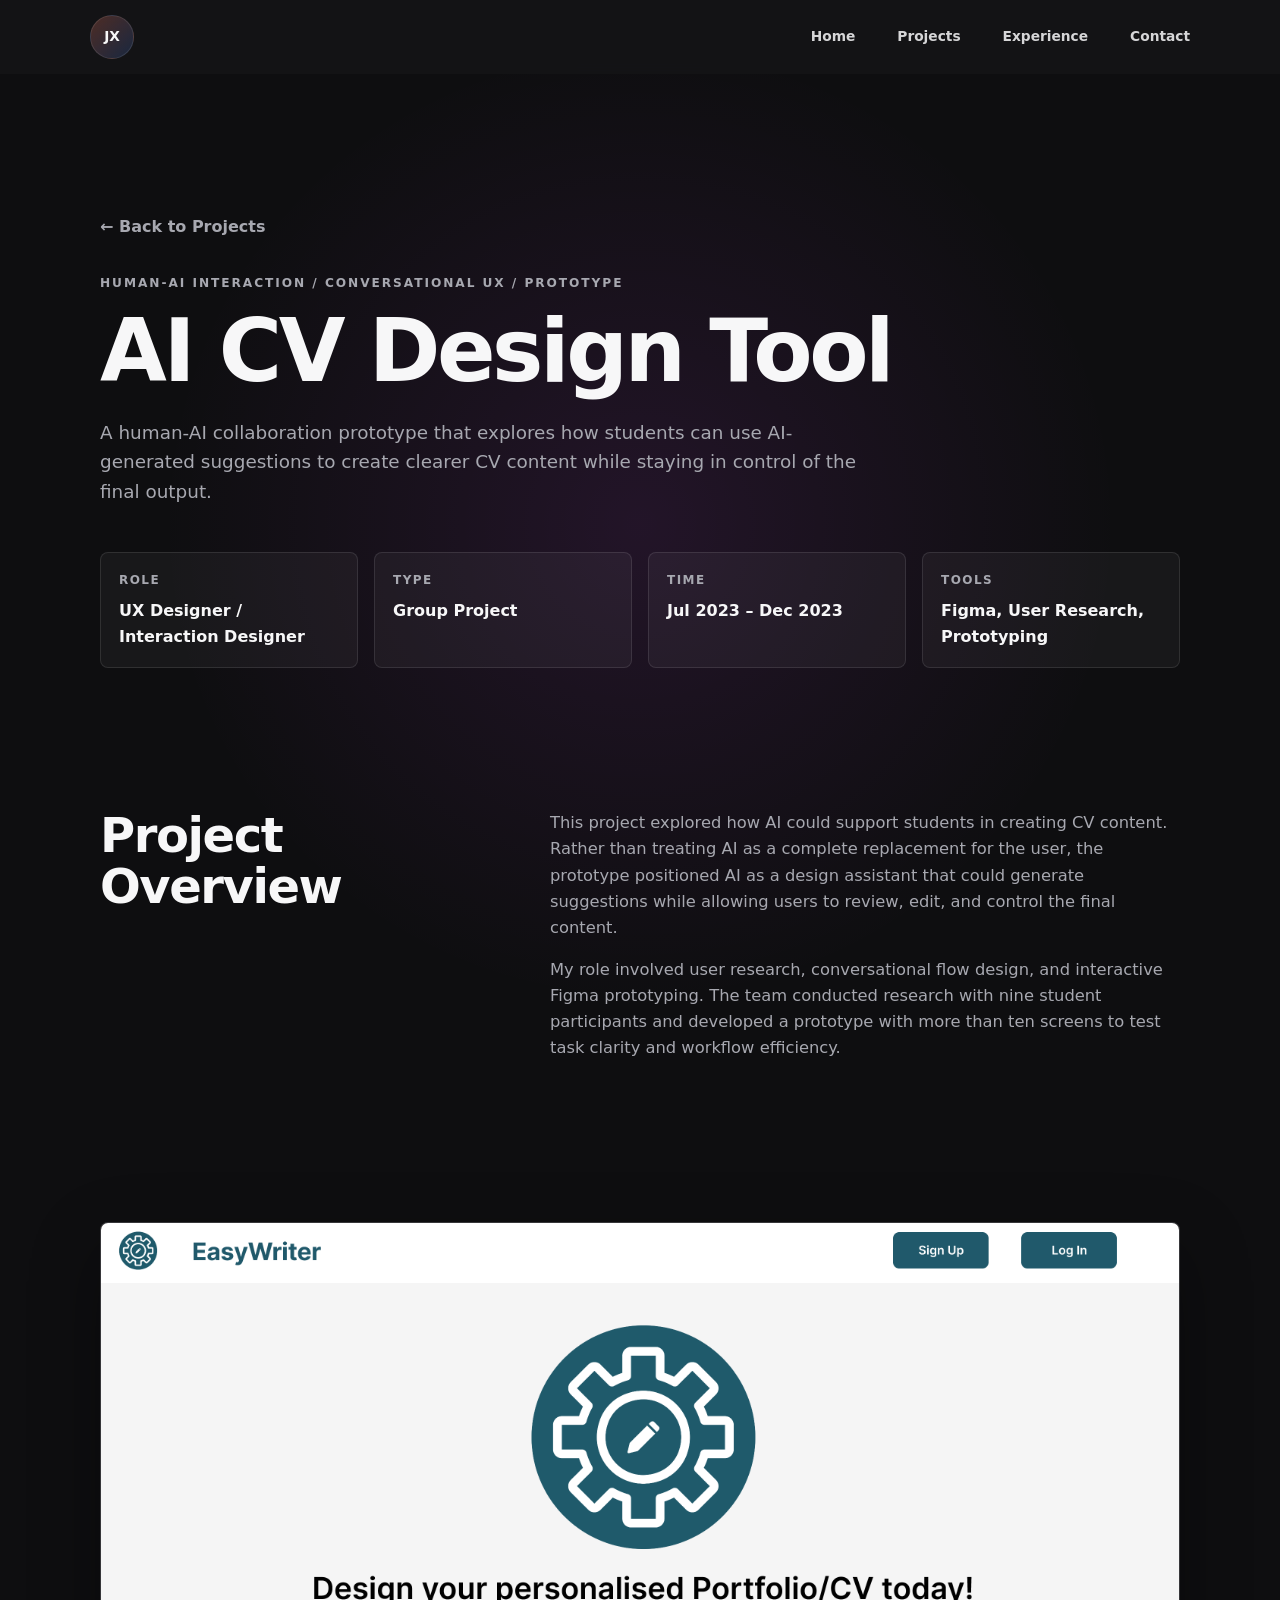
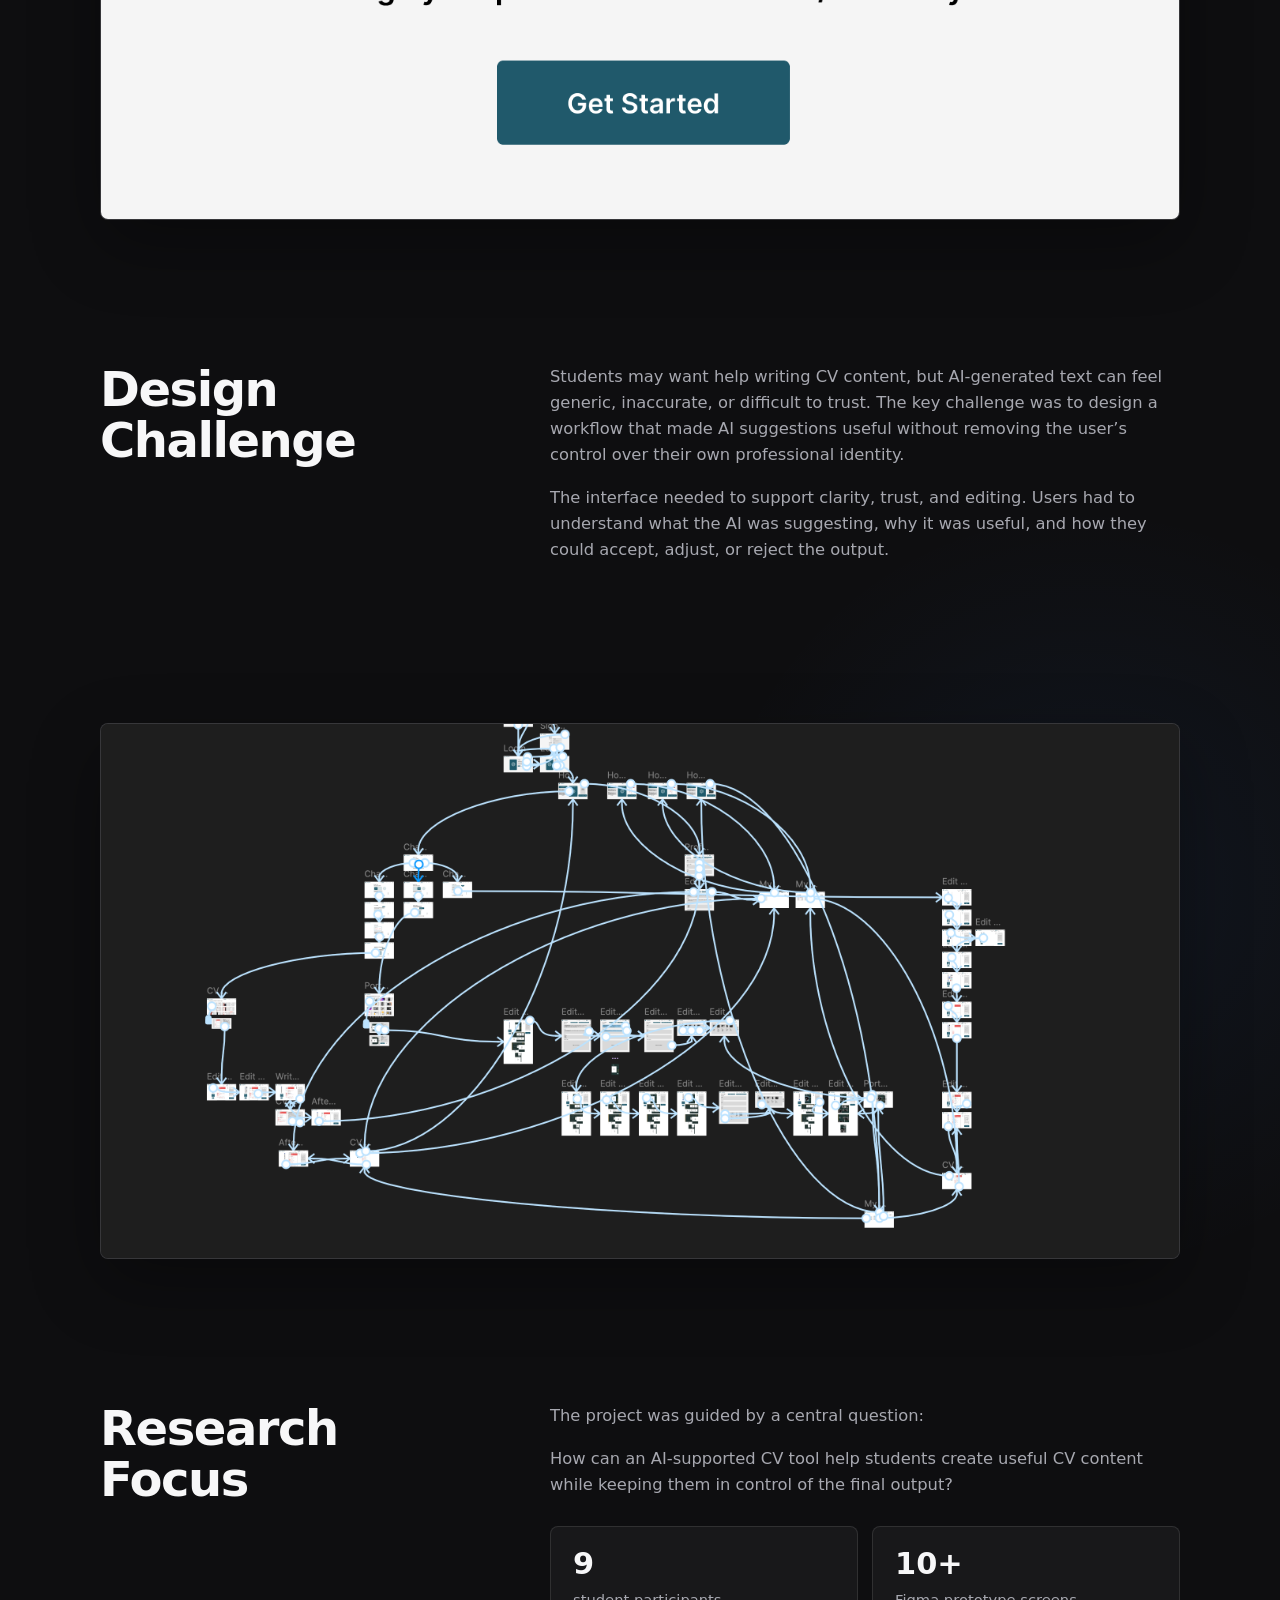
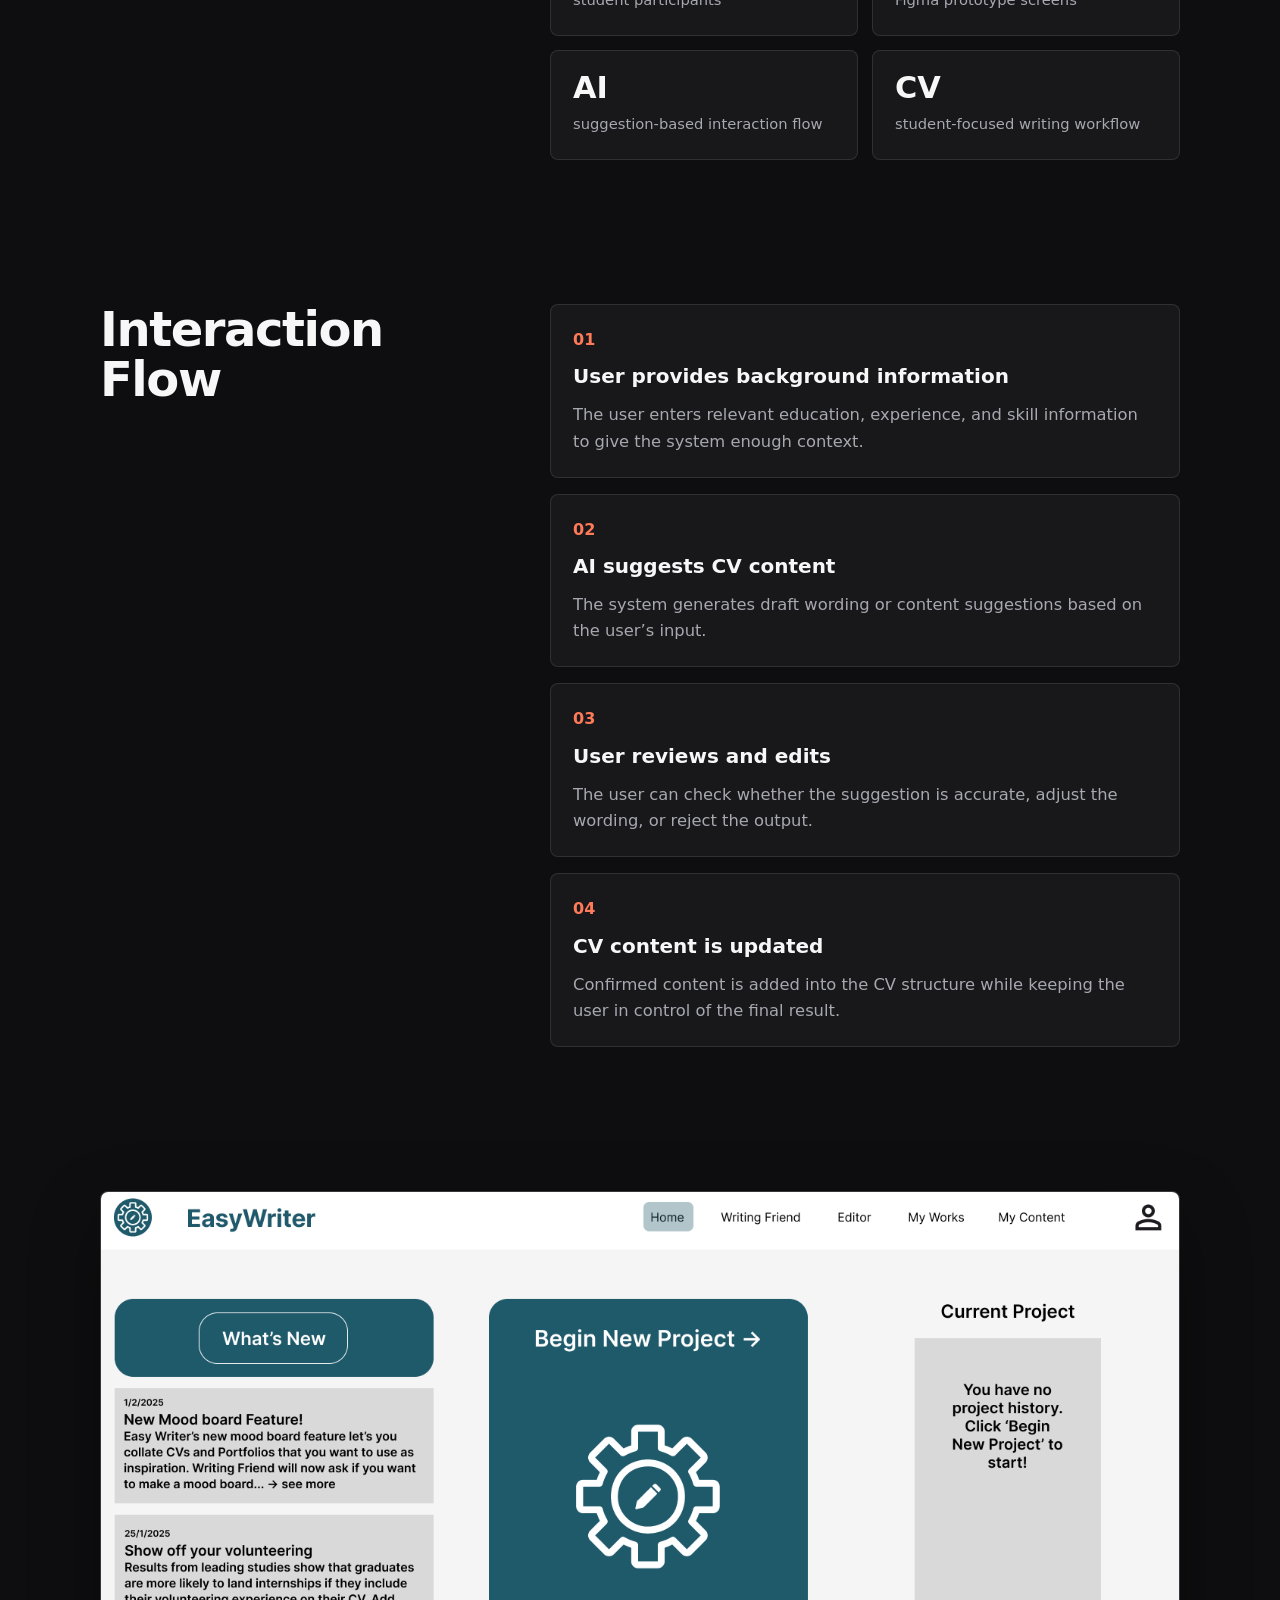
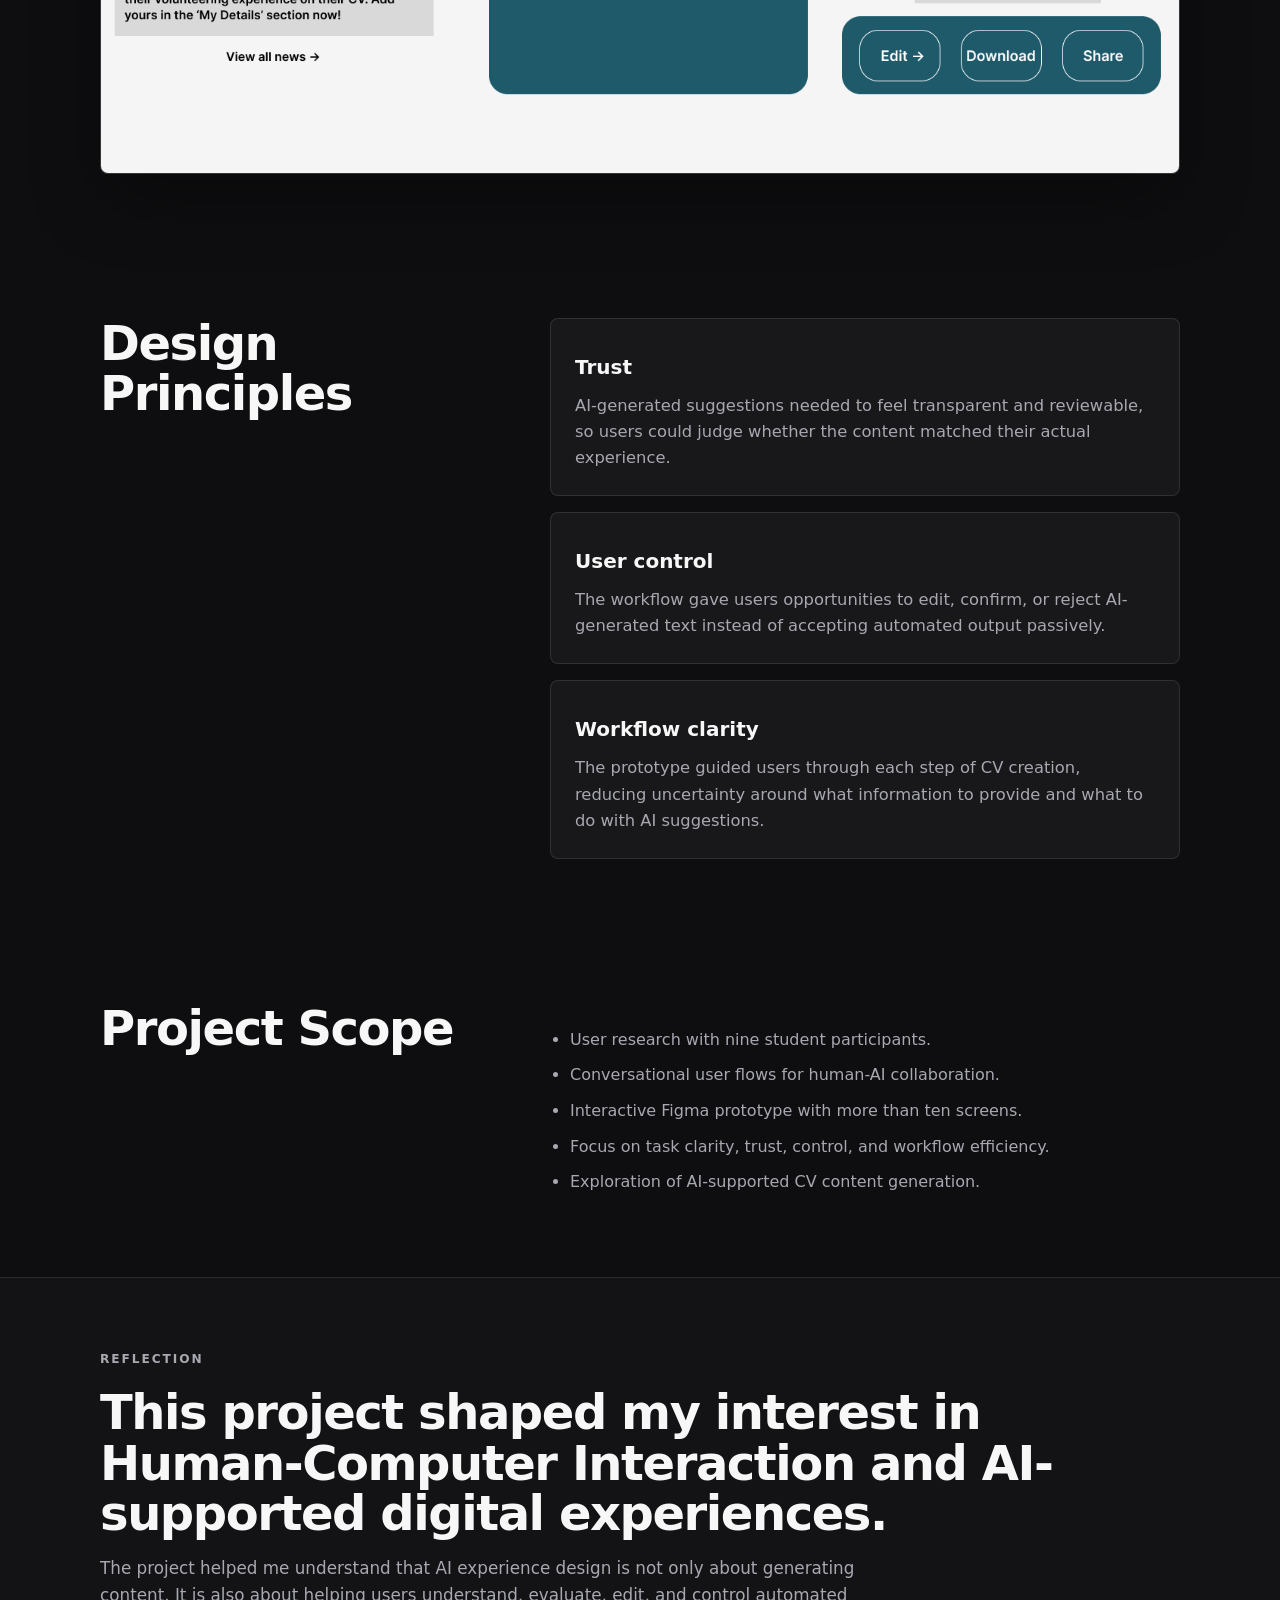
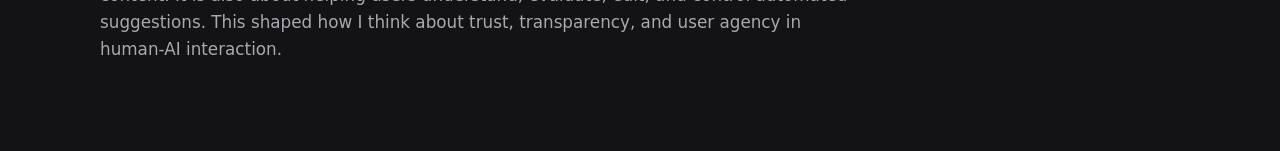
<file: project-ai-cv.html>
<!DOCTYPE html>
<html lang="en">
  <head>
    <meta charset="UTF-8" />
    <meta name="viewport" content="width=device-width, initial-scale=1.0" />
    <title>AI CV Design Tool | Jesse Xiao</title>
    <link rel="stylesheet" href="css/style.css" />
  </head>

  <body>
    <header class="site-header" id="site-header">
      <nav class="nav-shell" aria-label="Primary navigation">
        <a class="brand" href="index.html" aria-label="Jesse Xiao home">
          <span>JX</span>
        </a>

        <div class="nav-links">
          <a href="index.html#home">Home</a>
          <a href="index.html#projects">Projects</a>
          <a href="index.html#experience">Experience</a>
          <a href="index.html#contact">Contact</a>
        </div>
      </nav>
    </header>

    <main class="case-page">
      <section class="case-hero section">
        <div class="container">
          <a class="back-link" href="index.html#projects">← Back to Projects</a>

          <p class="eyebrow">Human-AI Interaction / Conversational UX / Prototype</p>

          <h1>AI CV Design Tool</h1>

          <p class="case-intro">
            A human-AI collaboration prototype that explores how students can use
            AI-generated suggestions to create clearer CV content while staying
            in control of the final output.
          </p>

          <div class="case-meta">
            <div>
              <span>Role</span>
              <p>UX Designer / Interaction Designer</p>
            </div>
            <div>
              <span>Type</span>
              <p>Group Project</p>
            </div>
            <div>
              <span>Time</span>
              <p>Jul 2023 – Dec 2023</p>
            </div>
            <div>
              <span>Tools</span>
              <p>Figma, User Research, Prototyping</p>
            </div>
          </div>
        </div>
      </section>

      <section class="case-section">
        <div class="container case-grid">
          <div>
            <h2>Project Overview</h2>
          </div>

          <div>
            <p>
              This project explored how AI could support students in creating CV
              content. Rather than treating AI as a complete replacement for the
              user, the prototype positioned AI as a design assistant that could
              generate suggestions while allowing users to review, edit, and
              control the final content.
            </p>

            <p>
              My role involved user research, conversational flow design, and
              interactive Figma prototyping. The team conducted research with
              nine student participants and developed a prototype with more than
              ten screens to test task clarity and workflow efficiency.
            </p>
          </div>
        </div>
      </section>

      <section class="case-section">
        <div class="container">
          <div class="case-image-block">
            <img
              src="assets/images/Tools-cover.png"
              alt="AI CV Design Tool overview"
            />
          </div>
        </div>
      </section>

      <section class="case-section">
        <div class="container case-grid">
          <div>
            <h2>Design Challenge</h2>
          </div>

          <div>
            <p>
              Students may want help writing CV content, but AI-generated text can
              feel generic, inaccurate, or difficult to trust. The key challenge
              was to design a workflow that made AI suggestions useful without
              removing the user’s control over their own professional identity.
            </p>

            <p>
              The interface needed to support clarity, trust, and editing. Users
              had to understand what the AI was suggesting, why it was useful, and
              how they could accept, adjust, or reject the output.
            </p>
          </div>
        </div>
      </section>

      <section class="case-section">
        <div class="container">
          <div class="case-image-block">
            <img
              src="assets/images/Tools-1.png"
              alt="AI CV Design Tool user flow and prototype screens"
            />
          </div>
        </div>
      </section>

      <section class="case-section">
        <div class="container case-grid">
          <div>
            <h2>Research Focus</h2>
          </div>

          <div>
            <p>
              The project was guided by a central question:
            </p>

            <div class="quote-card">
              <p>
                How can an AI-supported CV tool help students create useful CV
                content while keeping them in control of the final output?
              </p>
            </div>

            <div class="case-stats">
              <div>
                <strong>9</strong>
                <span>student participants</span>
              </div>
              <div>
                <strong>10+</strong>
                <span>Figma prototype screens</span>
              </div>
              <div>
                <strong>AI</strong>
                <span>suggestion-based interaction flow</span>
              </div>
              <div>
                <strong>CV</strong>
                <span>student-focused writing workflow</span>
              </div>
            </div>
          </div>
        </div>
      </section>

      <section class="case-section">
        <div class="container case-grid">
          <div>
            <h2>Interaction Flow</h2>
          </div>

          <div>
            <div class="case-list">
              <article>
                <span>01</span>
                <h3>User provides background information</h3>
                <p>
                  The user enters relevant education, experience, and skill
                  information to give the system enough context.
                </p>
              </article>

              <article>
                <span>02</span>
                <h3>AI suggests CV content</h3>
                <p>
                  The system generates draft wording or content suggestions based
                  on the user’s input.
                </p>
              </article>

              <article>
                <span>03</span>
                <h3>User reviews and edits</h3>
                <p>
                  The user can check whether the suggestion is accurate, adjust
                  the wording, or reject the output.
                </p>
              </article>

              <article>
                <span>04</span>
                <h3>CV content is updated</h3>
                <p>
                  Confirmed content is added into the CV structure while keeping
                  the user in control of the final result.
                </p>
              </article>
            </div>
          </div>
        </div>
      </section>

      <section class="case-section">
        <div class="container">
          <div class="case-image-block">
            <img
              src="assets/images/Tools-2.png"
              alt="AI CV Design Tool final prototype interface"
            />
          </div>
        </div>
      </section>

      <section class="case-section">
        <div class="container case-grid">
          <div>
            <h2>Design Principles</h2>
          </div>

          <div>
            <div class="finding-grid">
              <article>
                <h3>Trust</h3>
                <p>
                  AI-generated suggestions needed to feel transparent and
                  reviewable, so users could judge whether the content matched
                  their actual experience.
                </p>
              </article>

              <article>
                <h3>User control</h3>
                <p>
                  The workflow gave users opportunities to edit, confirm, or
                  reject AI-generated text instead of accepting automated output
                  passively.
                </p>
              </article>

              <article>
                <h3>Workflow clarity</h3>
                <p>
                  The prototype guided users through each step of CV creation,
                  reducing uncertainty around what information to provide and
                  what to do with AI suggestions.
                </p>
              </article>
            </div>
          </div>
        </div>
      </section>

      <section class="case-section">
        <div class="container case-grid">
          <div>
            <h2>Project Scope</h2>
          </div>

          <div>
            <ul class="case-bullets">
              <li>User research with nine student participants.</li>
              <li>Conversational user flows for human-AI collaboration.</li>
              <li>Interactive Figma prototype with more than ten screens.</li>
              <li>Focus on task clarity, trust, control, and workflow efficiency.</li>
              <li>Exploration of AI-supported CV content generation.</li>
            </ul>
          </div>
        </div>
      </section>

      <section class="case-section case-reflection">
        <div class="container">
          <p class="eyebrow">Reflection</p>
          <h2>
            This project shaped my interest in Human-Computer Interaction and
            AI-supported digital experiences.
          </h2>
          <p>
            The project helped me understand that AI experience design is not
            only about generating content. It is also about helping users
            understand, evaluate, edit, and control automated suggestions. This
            shaped how I think about trust, transparency, and user agency in
            human-AI interaction.
          </p>
        </div>
      </section>
    </main>

    <script src="js/script.js"></script>
  </body>
</html>
</file>
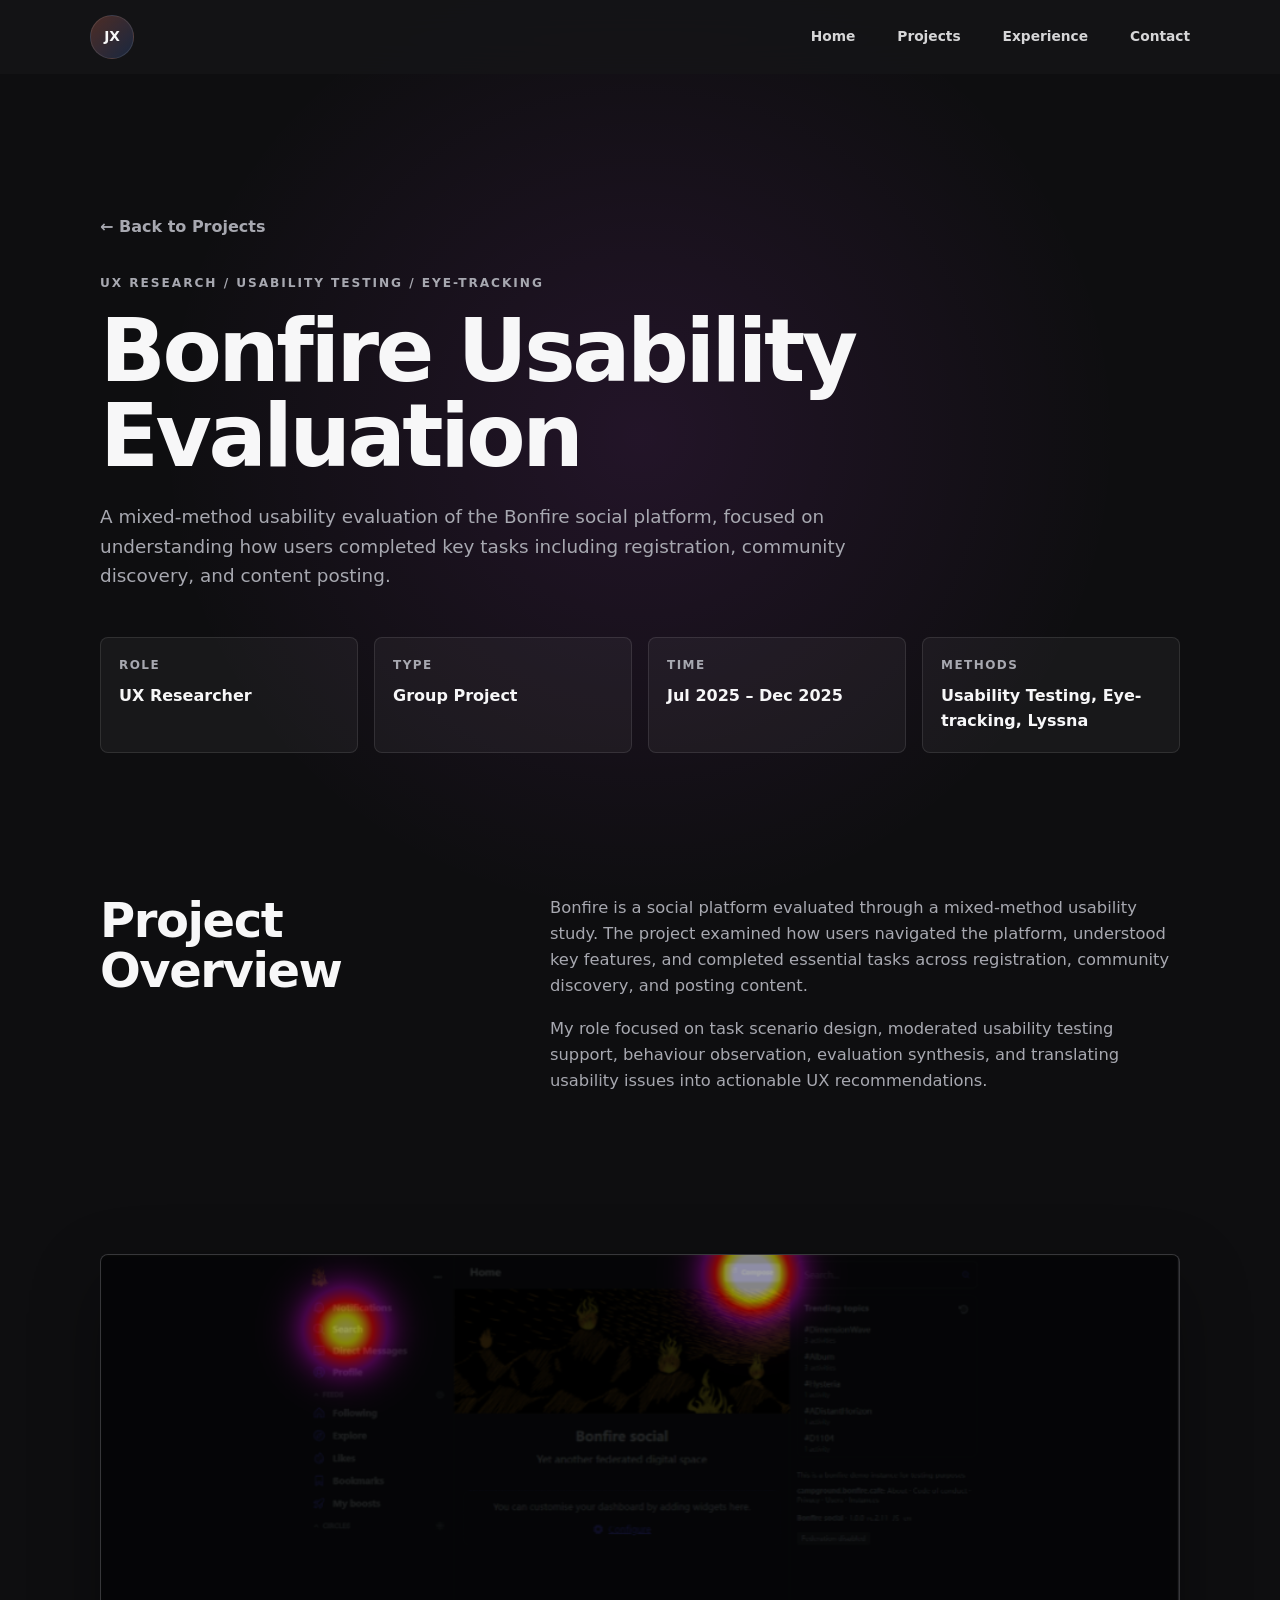
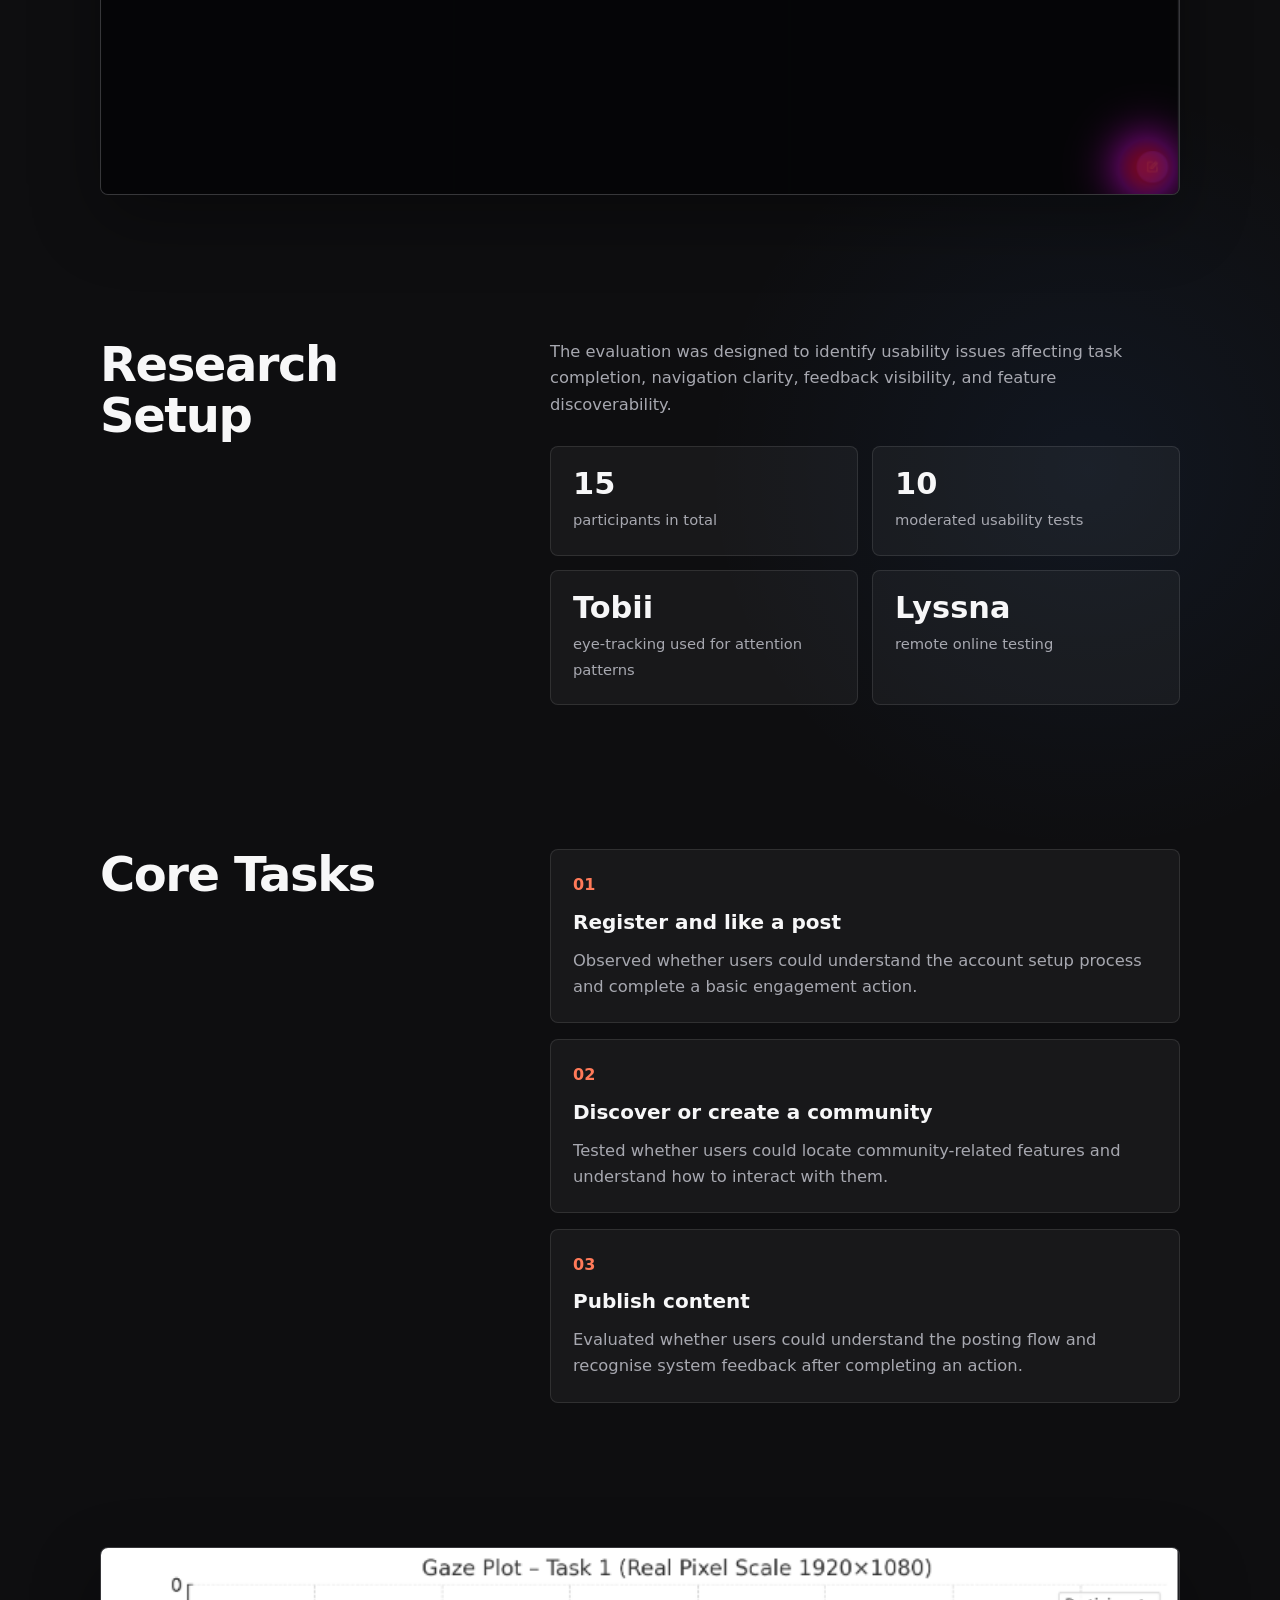
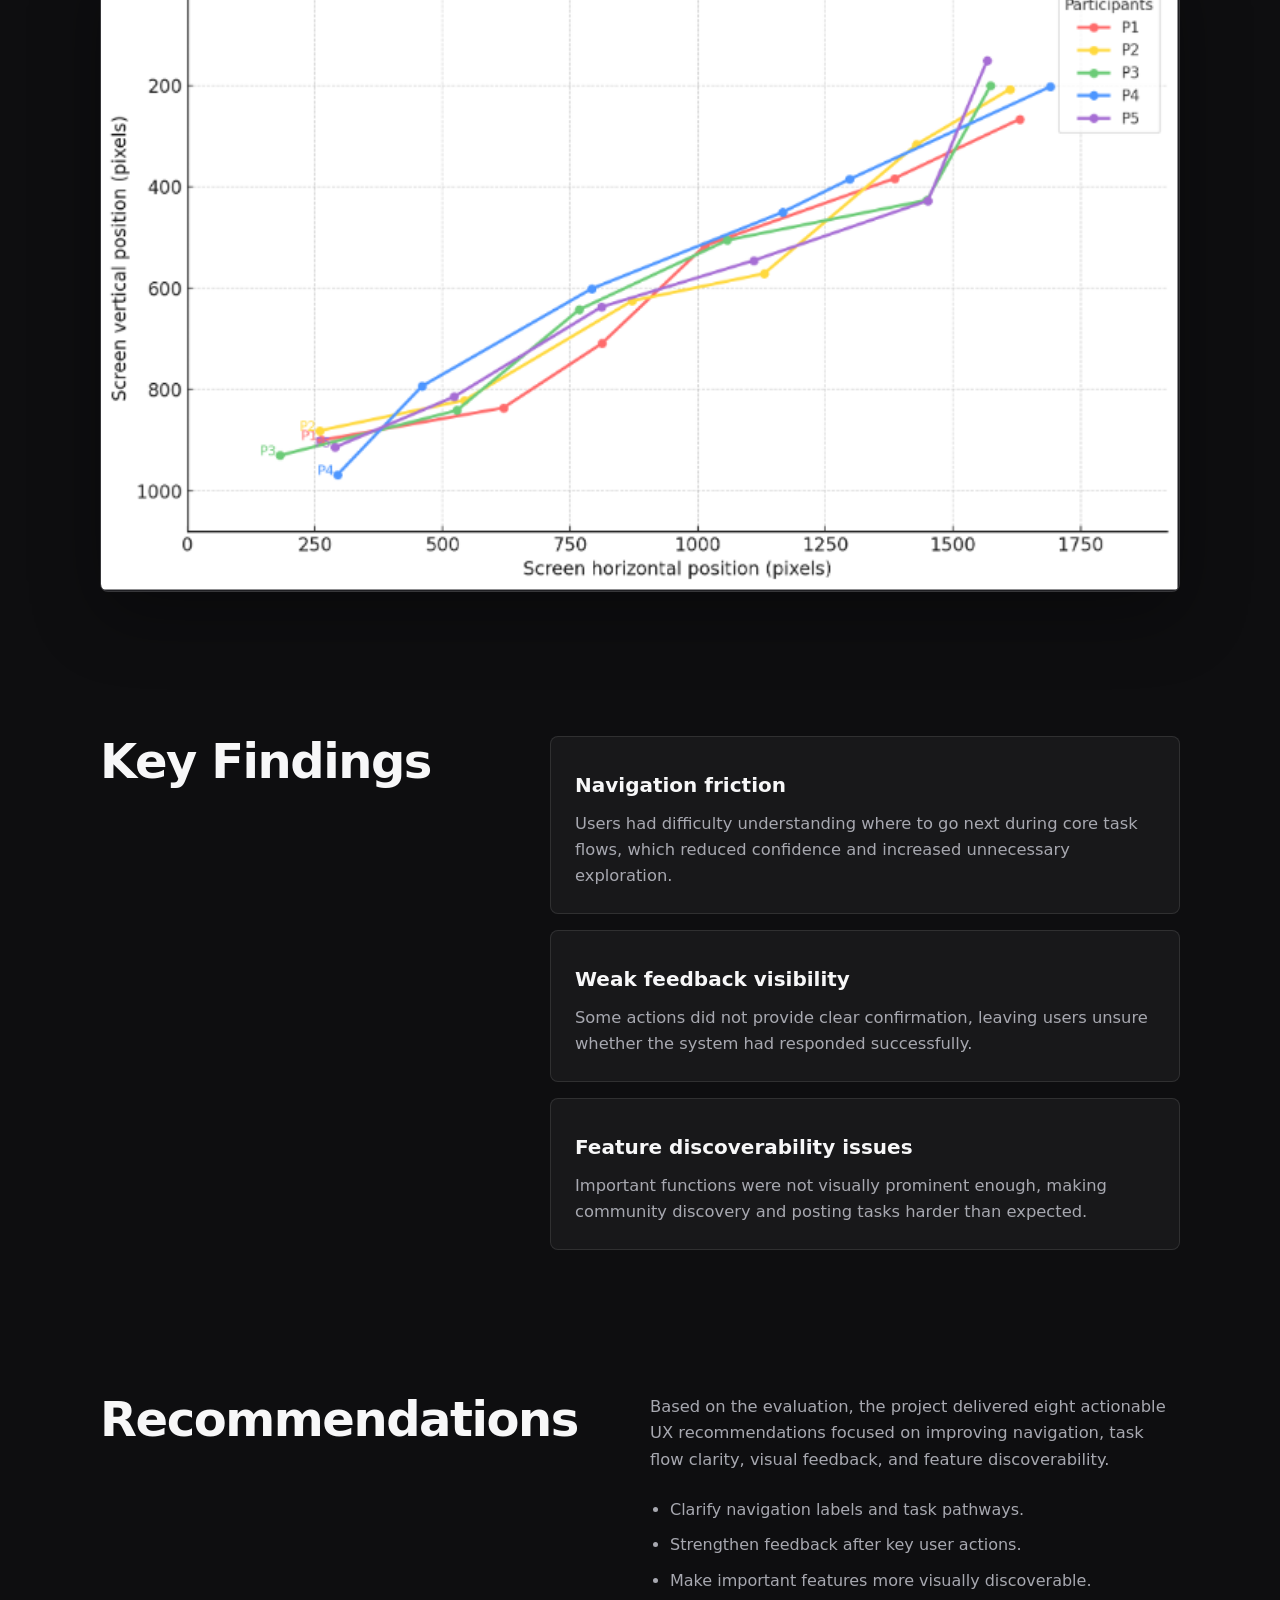
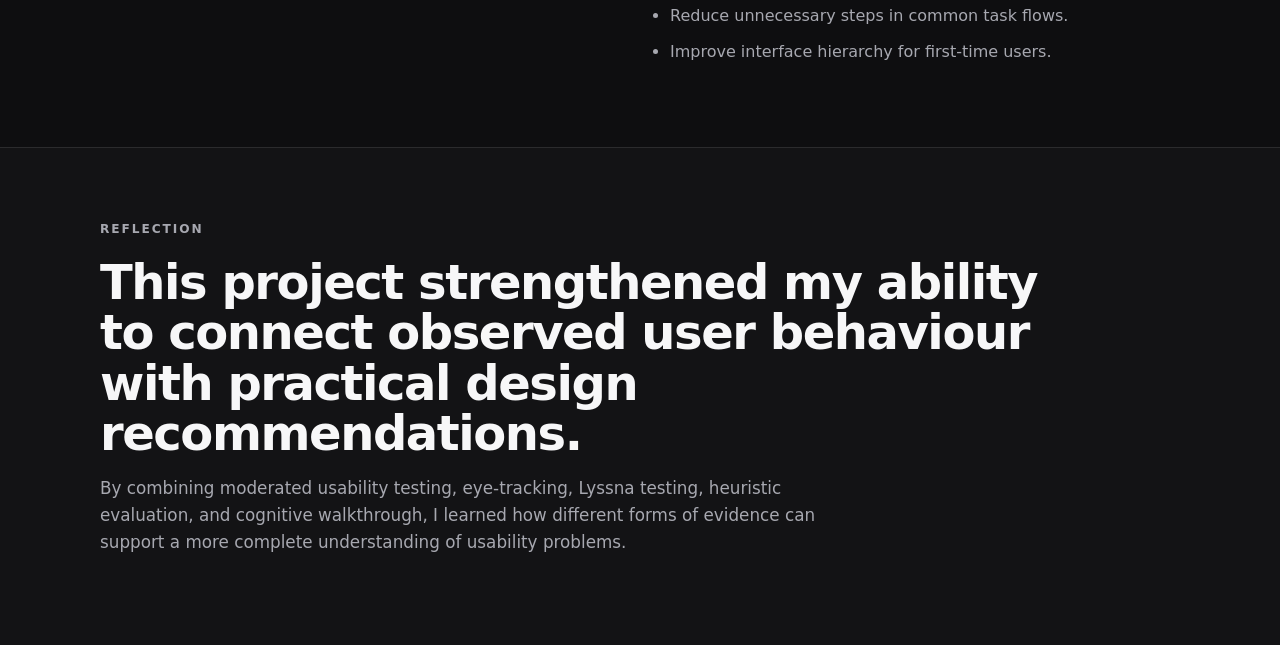
<file: project-bonfire.html>
<!DOCTYPE html>
<html lang="en">

<head>
  <meta charset="UTF-8" />
  <meta name="viewport" content="width=device-width, initial-scale=1.0" />
  <title>Bonfire Usability Evaluation | Jesse Xiao</title>
  <link rel="stylesheet" href="css/style.css" />
</head>

<body>
  <header class="site-header" id="site-header">
    <nav class="nav-shell" aria-label="Primary navigation">
      <a class="brand" href="index.html" aria-label="Jesse Xiao home">
        <span>JX</span>
      </a>

      <div class="nav-links">
        <a href="index.html#home">Home</a>
        <a href="index.html#projects">Projects</a>
        <a href="index.html#experience">Experience</a>
        <a href="index.html#contact">Contact</a>
      </div>
    </nav>
  </header>

  <main class="case-page">
    <section class="case-hero section">
      <div class="container">
        <a class="back-link" href="index.html#projects">← Back to Projects</a>

        <p class="eyebrow">UX Research / Usability Testing / Eye-tracking</p>

        <h1>Bonfire Usability Evaluation</h1>

        <p class="case-intro">
          A mixed-method usability evaluation of the Bonfire social platform,
          focused on understanding how users completed key tasks including
          registration, community discovery, and content posting.
        </p>

        <div class="case-meta">
          <div>
            <span>Role</span>
            <p>UX Researcher</p>
          </div>
          <div>
            <span>Type</span>
            <p>Group Project</p>
          </div>
          <div>
            <span>Time</span>
            <p>Jul 2025 – Dec 2025</p>
          </div>
          <div>
            <span>Methods</span>
            <p>Usability Testing, Eye-tracking, Lyssna</p>
          </div>
        </div>
      </div>
    </section>

    <section class="case-section">
      <div class="container case-grid">
        <div>
          <h2>Project Overview</h2>
        </div>

        <div>
          <p>
            Bonfire is a social platform evaluated through a mixed-method
            usability study. The project examined how users navigated the
            platform, understood key features, and completed essential tasks
            across registration, community discovery, and posting content.
          </p>

          <p>
            My role focused on task scenario design, moderated usability
            testing support, behaviour observation, evaluation synthesis, and
            translating usability issues into actionable UX recommendations.
          </p>
        </div>
      </div>
    </section>

    <section class="case-section">
      <div class="container">
        <div class="case-image-block">
          <img src="assets/images/Bonfire-1.png" alt="Bonfire usability evaluation cover" />
        </div>
      </div>
    </section>

    <section class="case-section">
      <div class="container case-grid">
        <div>
          <h2>Research Setup</h2>
        </div>

        <div>
          <p>
            The evaluation was designed to identify usability issues affecting
            task completion, navigation clarity, feedback visibility, and
            feature discoverability.
          </p>

          <div class="case-stats">
            <div>
              <strong>15</strong>
              <span>participants in total</span>
            </div>
            <div>
              <strong>10</strong>
              <span>moderated usability tests</span>
            </div>
            <div>
              <strong>Tobii</strong>
              <span>eye-tracking used for attention patterns</span>
            </div>
            <div>
              <strong>Lyssna</strong>
              <span>remote online testing</span>
            </div>
          </div>
        </div>
      </div>
    </section>

    <section class="case-section">
      <div class="container case-grid">
        <div>
          <h2>Core Tasks</h2>
        </div>

        <div>
          <div class="case-list">
            <article>
              <span>01</span>
              <h3>Register and like a post</h3>
              <p>
                Observed whether users could understand the account setup
                process and complete a basic engagement action.
              </p>
            </article>

            <article>
              <span>02</span>
              <h3>Discover or create a community</h3>
              <p>
                Tested whether users could locate community-related features
                and understand how to interact with them.
              </p>
            </article>

            <article>
              <span>03</span>
              <h3>Publish content</h3>
              <p>
                Evaluated whether users could understand the posting flow and
                recognise system feedback after completing an action.
              </p>
            </article>
          </div>
        </div>
      </div>
    </section>

    <section class="case-section">
      <div class="container">
        <div class="case-image-block">
          <img src="assets/images/Bonfire-2.png" alt="Bonfire usability evaluation results" />
        </div>
      </div>
    </section>

    <section class="case-section">
      <div class="container case-grid">
        <div>
          <h2>Key Findings</h2>
        </div>

        <div>
          <div class="finding-grid">
            <article>
              <h3>Navigation friction</h3>
              <p>
                Users had difficulty understanding where to go next during
                core task flows, which reduced confidence and increased
                unnecessary exploration.
              </p>
            </article>

            <article>
              <h3>Weak feedback visibility</h3>
              <p>
                Some actions did not provide clear confirmation, leaving users
                unsure whether the system had responded successfully.
              </p>
            </article>

            <article>
              <h3>Feature discoverability issues</h3>
              <p>
                Important functions were not visually prominent enough, making
                community discovery and posting tasks harder than expected.
              </p>
            </article>
          </div>
        </div>
      </div>
    </section>

    <section class="case-section">
      <div class="container case-grid">
        <div>
          <h2>Recommendations</h2>
        </div>

        <div>
          <p>
            Based on the evaluation, the project delivered eight actionable UX
            recommendations focused on improving navigation, task flow clarity,
            visual feedback, and feature discoverability.
          </p>

          <ul class="case-bullets">
            <li>Clarify navigation labels and task pathways.</li>
            <li>Strengthen feedback after key user actions.</li>
            <li>Make important features more visually discoverable.</li>
            <li>Reduce unnecessary steps in common task flows.</li>
            <li>Improve interface hierarchy for first-time users.</li>
          </ul>
        </div>
      </div>
    </section>

    <section class="case-section case-reflection">
      <div class="container">
        <p class="eyebrow">Reflection</p>
        <h2>
          This project strengthened my ability to connect observed user
          behaviour with practical design recommendations.
        </h2>
        <p>
          By combining moderated usability testing, eye-tracking, Lyssna
          testing, heuristic evaluation, and cognitive walkthrough, I learned
          how different forms of evidence can support a more complete
          understanding of usability problems.
        </p>
      </div>
    </section>
  </main>

  <script src="js/script.js"></script>
</body>

</html>
</file>
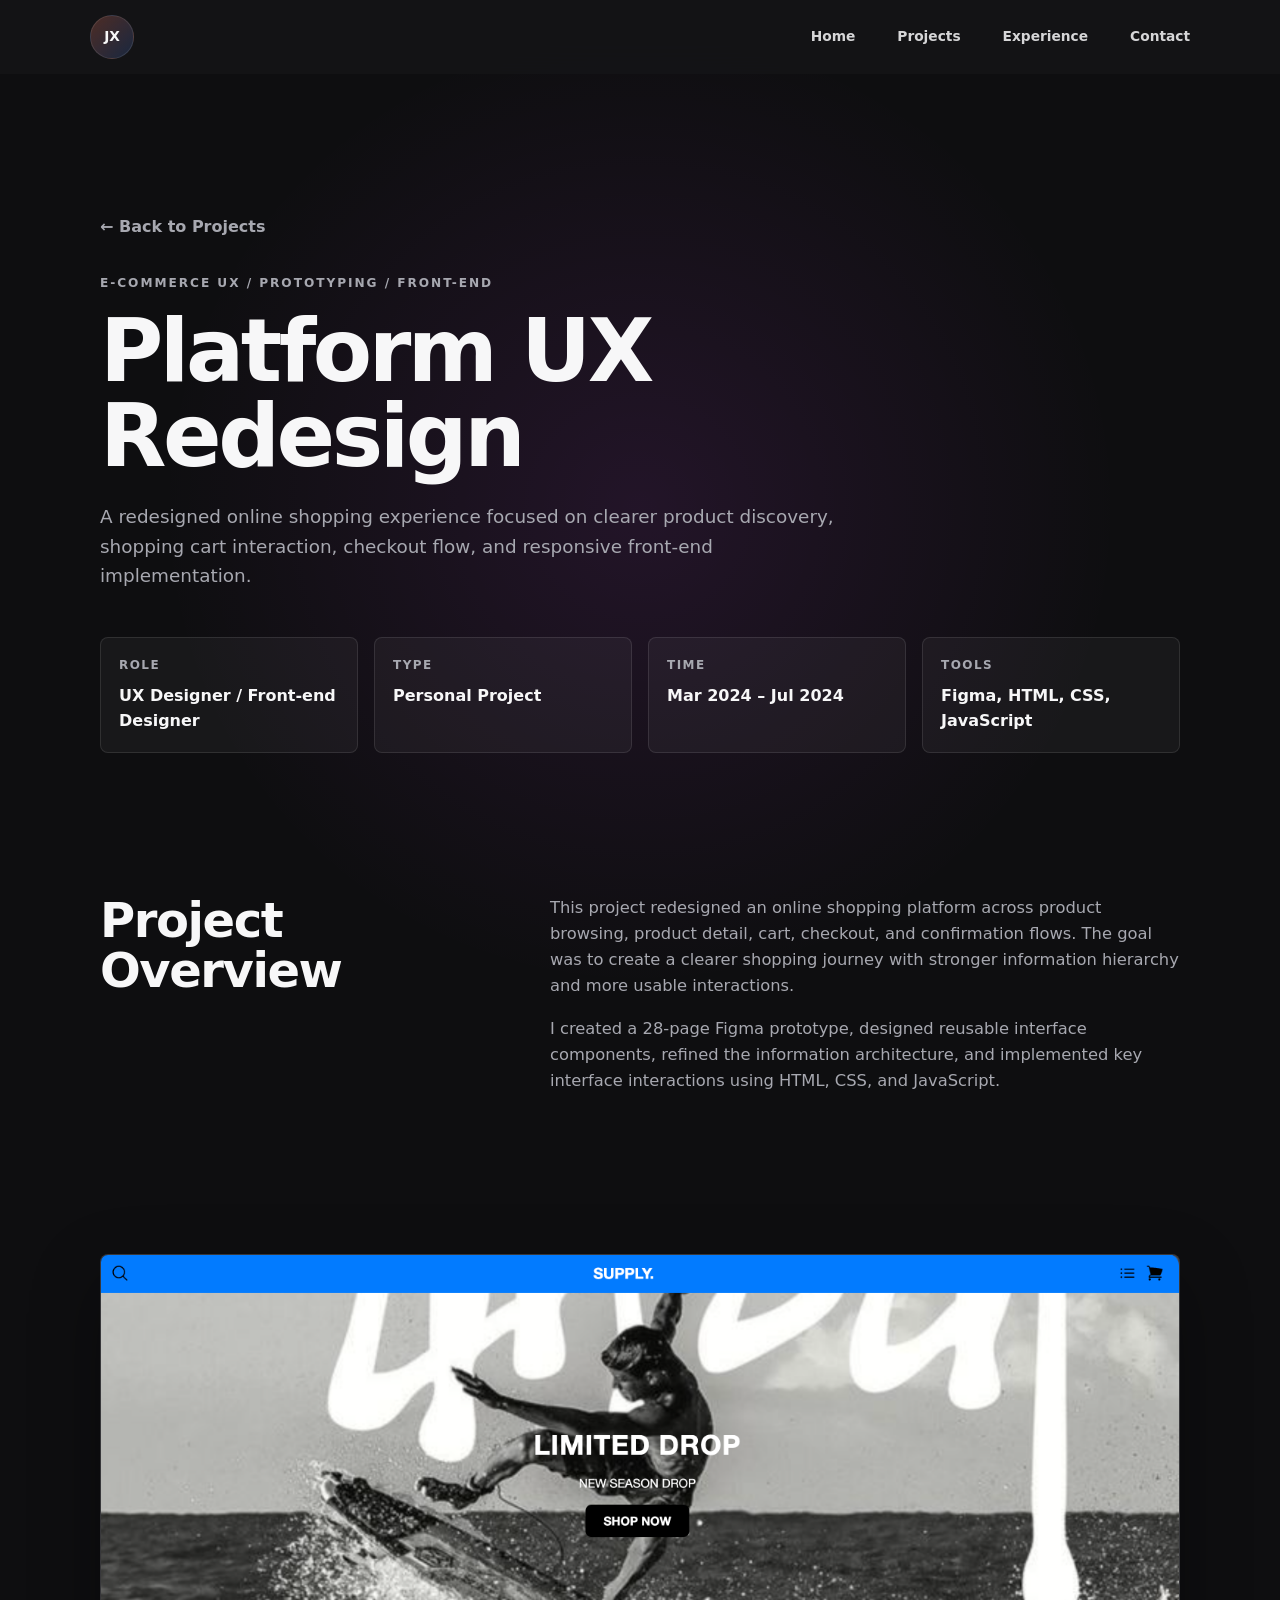
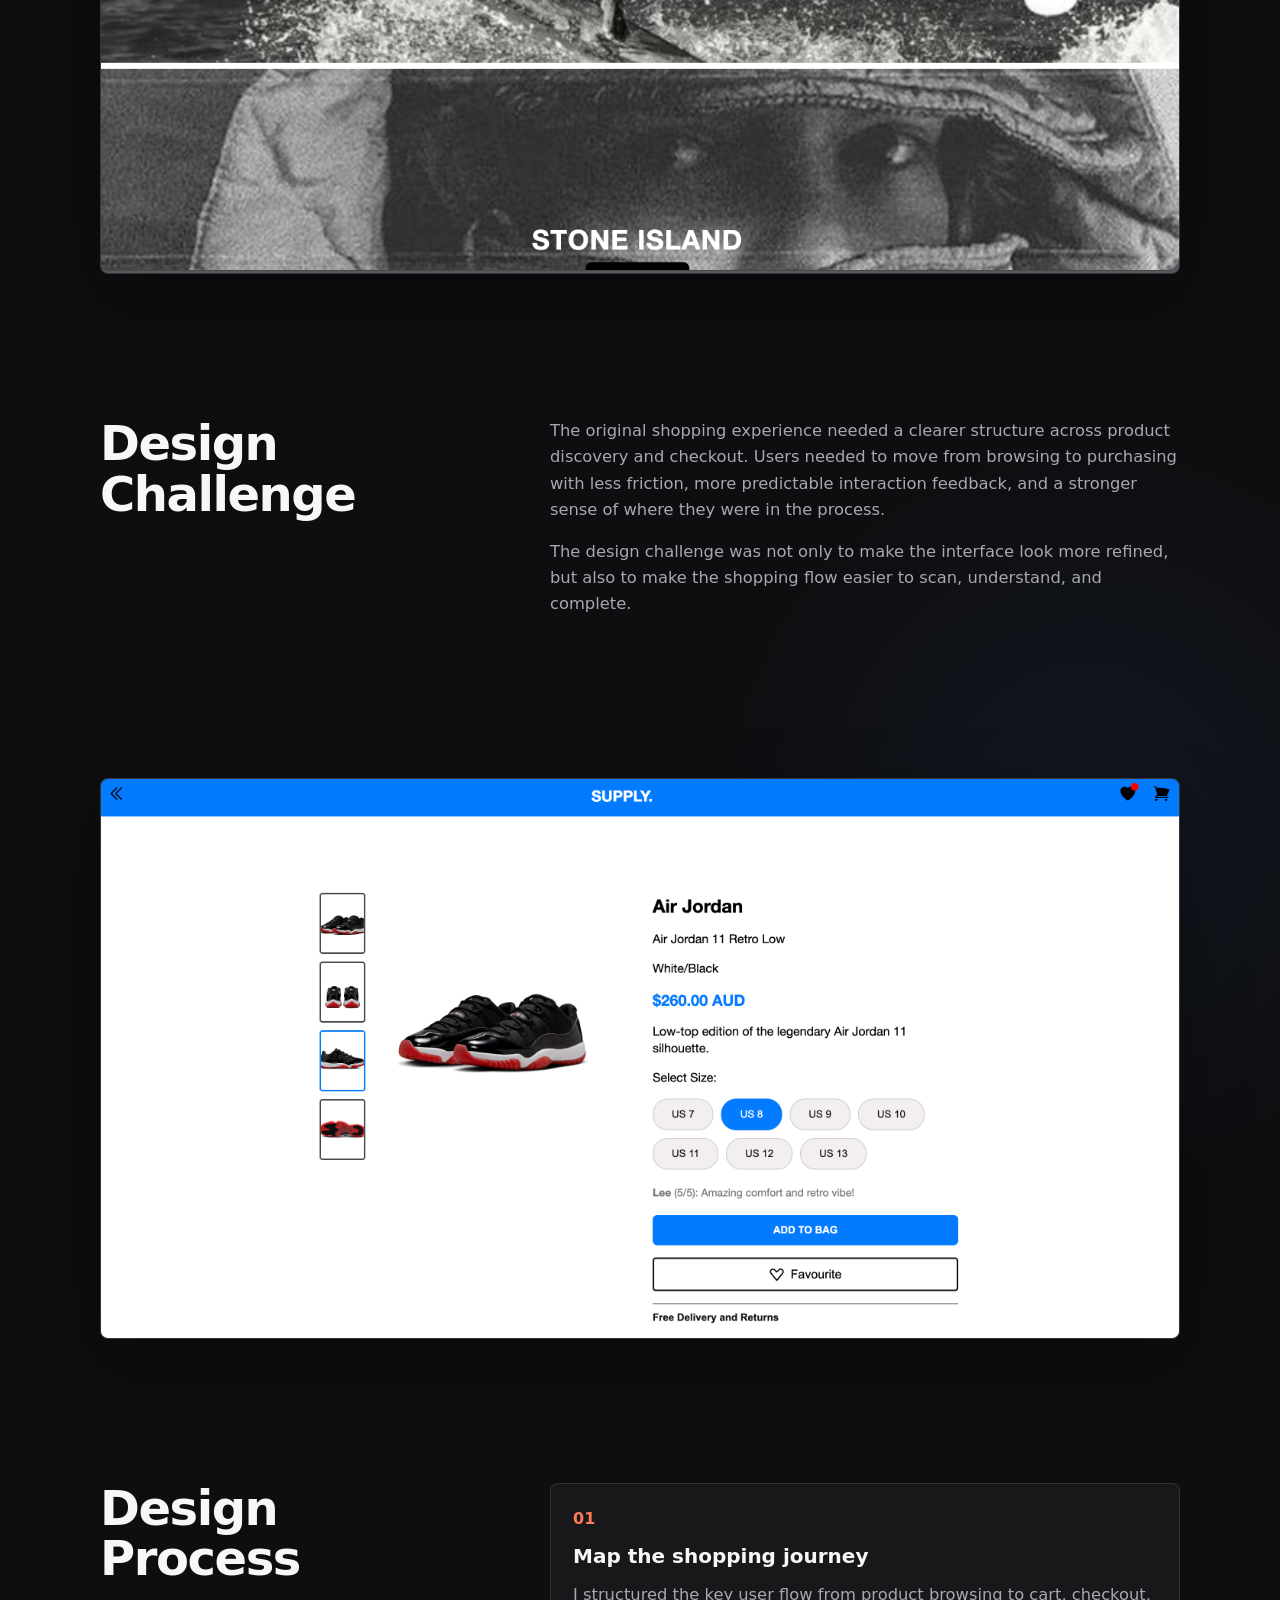
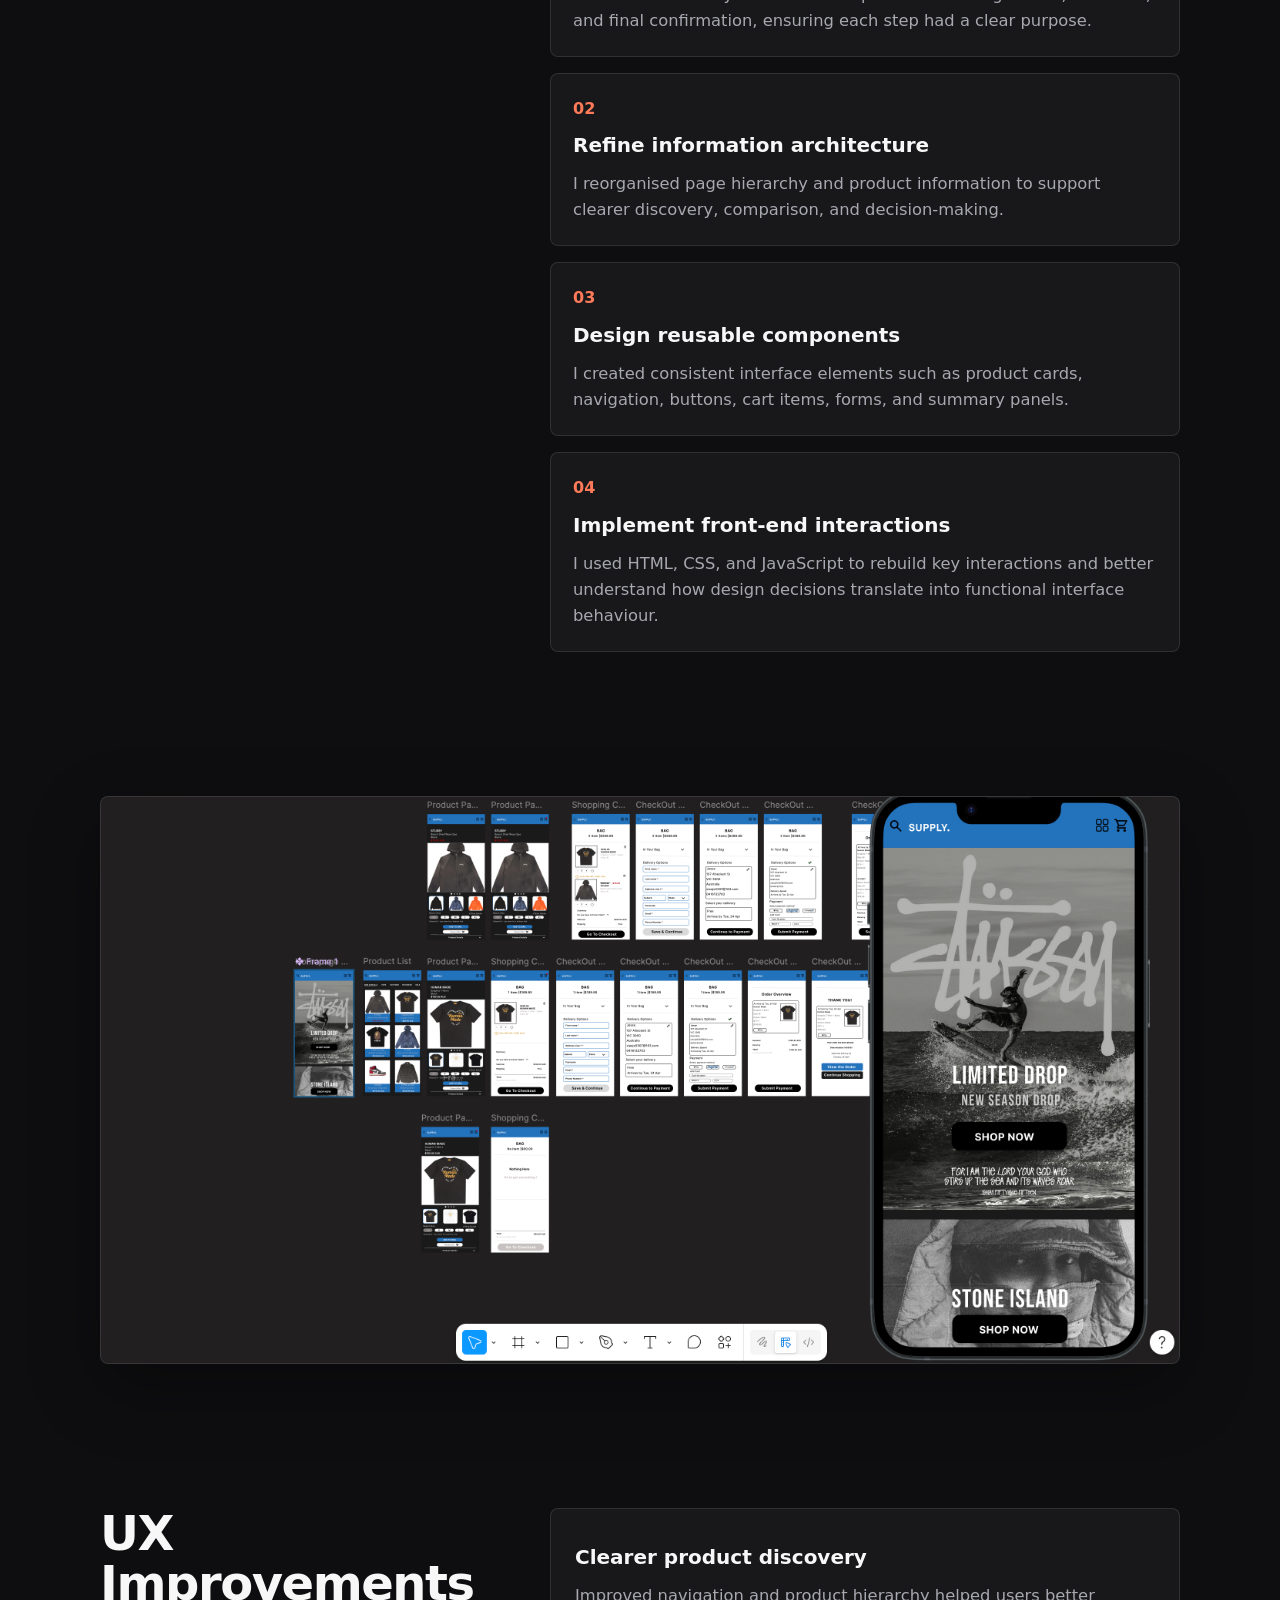
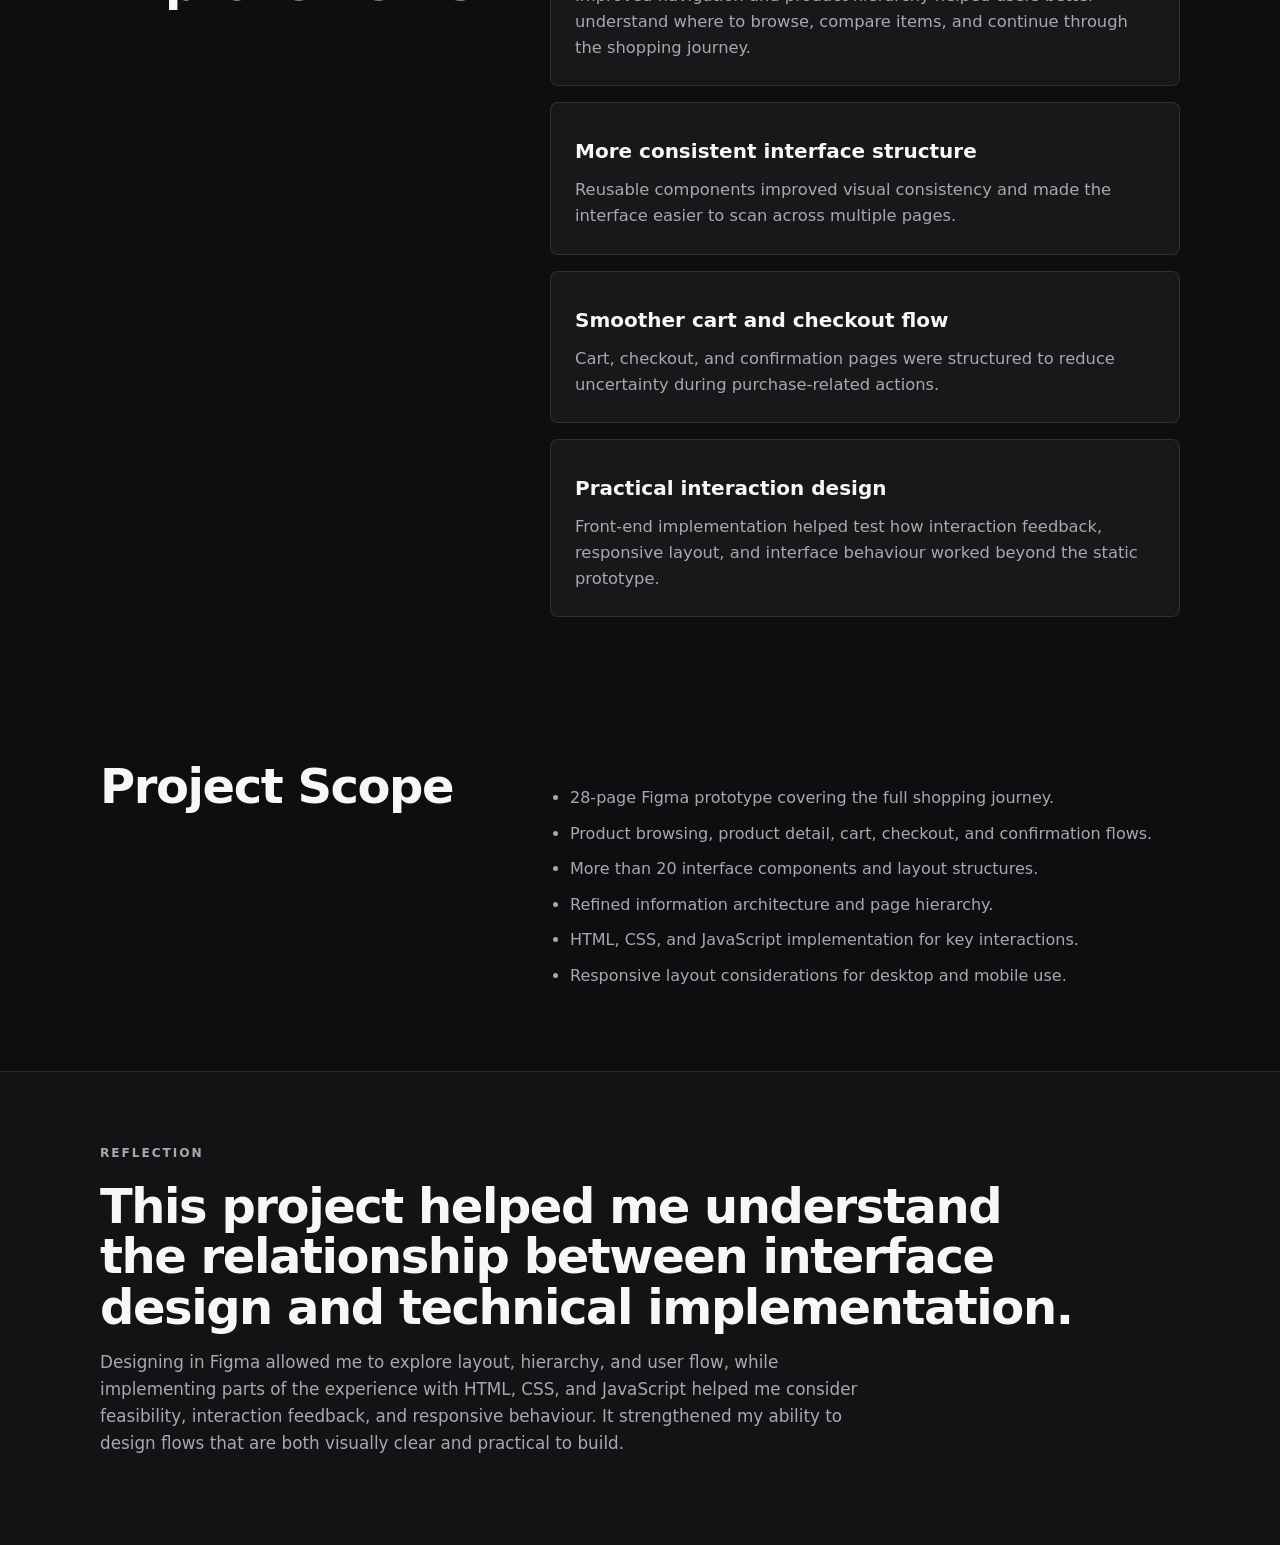
<file: project-platform.html>
<!DOCTYPE html>
<html lang="en">
  <head>
    <meta charset="UTF-8" />
    <meta name="viewport" content="width=device-width, initial-scale=1.0" />
    <title>Platform UX Redesign | Jesse Xiao</title>
    <link rel="stylesheet" href="css/style.css" />
  </head>

  <body>
    <header class="site-header" id="site-header">
      <nav class="nav-shell" aria-label="Primary navigation">
        <a class="brand" href="index.html" aria-label="Jesse Xiao home">
          <span>JX</span>
        </a>

        <div class="nav-links">
          <a href="index.html#home">Home</a>
          <a href="index.html#projects">Projects</a>
          <a href="index.html#experience">Experience</a>
          <a href="index.html#contact">Contact</a>
        </div>
      </nav>
    </header>

    <main class="case-page">
      <section class="case-hero section">
        <div class="container">
          <a class="back-link" href="index.html#projects">← Back to Projects</a>

          <p class="eyebrow">E-commerce UX / Prototyping / Front-end</p>

          <h1>Platform UX Redesign</h1>

          <p class="case-intro">
            A redesigned online shopping experience focused on clearer product
            discovery, shopping cart interaction, checkout flow, and responsive
            front-end implementation.
          </p>

          <div class="case-meta">
            <div>
              <span>Role</span>
              <p>UX Designer / Front-end Designer</p>
            </div>
            <div>
              <span>Type</span>
              <p>Personal Project</p>
            </div>
            <div>
              <span>Time</span>
              <p>Mar 2024 – Jul 2024</p>
            </div>
            <div>
              <span>Tools</span>
              <p>Figma, HTML, CSS, JavaScript</p>
            </div>
          </div>
        </div>
      </section>

      <section class="case-section">
        <div class="container case-grid">
          <div>
            <h2>Project Overview</h2>
          </div>

          <div>
            <p>
              This project redesigned an online shopping platform across product
              browsing, product detail, cart, checkout, and confirmation flows.
              The goal was to create a clearer shopping journey with stronger
              information hierarchy and more usable interactions.
            </p>

            <p>
              I created a 28-page Figma prototype, designed reusable interface
              components, refined the information architecture, and implemented
              key interface interactions using HTML, CSS, and JavaScript.
            </p>
          </div>
        </div>
      </section>

      <section class="case-section">
        <div class="container">
          <div class="case-image-block">
            <img
              src="assets/images/Supply-cover.png"
              alt="Platform UX Redesign overview"
            />
          </div>
        </div>
      </section>

      <section class="case-section">
        <div class="container case-grid">
          <div>
            <h2>Design Challenge</h2>
          </div>

          <div>
            <p>
              The original shopping experience needed a clearer structure across
              product discovery and checkout. Users needed to move from browsing
              to purchasing with less friction, more predictable interaction
              feedback, and a stronger sense of where they were in the process.
            </p>

            <p>
              The design challenge was not only to make the interface look more
              refined, but also to make the shopping flow easier to scan,
              understand, and complete.
            </p>
          </div>
        </div>
      </section>

      <section class="case-section">
        <div class="container">
          <div class="case-image-block">
            <img
              src="assets/images/Supply-1.png"
              alt="Platform UX Redesign interface screens"
            />
          </div>
        </div>
      </section>

      <section class="case-section">
        <div class="container case-grid">
          <div>
            <h2>Design Process</h2>
          </div>

          <div>
            <div class="case-list">
              <article>
                <span>01</span>
                <h3>Map the shopping journey</h3>
                <p>
                  I structured the key user flow from product browsing to cart,
                  checkout, and final confirmation, ensuring each step had a
                  clear purpose.
                </p>
              </article>

              <article>
                <span>02</span>
                <h3>Refine information architecture</h3>
                <p>
                  I reorganised page hierarchy and product information to support
                  clearer discovery, comparison, and decision-making.
                </p>
              </article>

              <article>
                <span>03</span>
                <h3>Design reusable components</h3>
                <p>
                  I created consistent interface elements such as product cards,
                  navigation, buttons, cart items, forms, and summary panels.
                </p>
              </article>

              <article>
                <span>04</span>
                <h3>Implement front-end interactions</h3>
                <p>
                  I used HTML, CSS, and JavaScript to rebuild key interactions
                  and better understand how design decisions translate into
                  functional interface behaviour.
                </p>
              </article>
            </div>
          </div>
        </div>
      </section>

      <section class="case-section">
        <div class="container">
          <div class="case-image-block">
            <img
              src="assets/images/Supply-2.png"
              alt="Platform UX Redesign responsive and checkout flow"
            />
          </div>
        </div>
      </section>

      <section class="case-section">
        <div class="container case-grid">
          <div>
            <h2>UX Improvements</h2>
          </div>

          <div>
            <div class="finding-grid">
              <article>
                <h3>Clearer product discovery</h3>
                <p>
                  Improved navigation and product hierarchy helped users better
                  understand where to browse, compare items, and continue through
                  the shopping journey.
                </p>
              </article>

              <article>
                <h3>More consistent interface structure</h3>
                <p>
                  Reusable components improved visual consistency and made the
                  interface easier to scan across multiple pages.
                </p>
              </article>

              <article>
                <h3>Smoother cart and checkout flow</h3>
                <p>
                  Cart, checkout, and confirmation pages were structured to reduce
                  uncertainty during purchase-related actions.
                </p>
              </article>

              <article>
                <h3>Practical interaction design</h3>
                <p>
                  Front-end implementation helped test how interaction feedback,
                  responsive layout, and interface behaviour worked beyond the
                  static prototype.
                </p>
              </article>
            </div>
          </div>
        </div>
      </section>

      <section class="case-section">
        <div class="container case-grid">
          <div>
            <h2>Project Scope</h2>
          </div>

          <div>
            <ul class="case-bullets">
              <li>28-page Figma prototype covering the full shopping journey.</li>
              <li>Product browsing, product detail, cart, checkout, and confirmation flows.</li>
              <li>More than 20 interface components and layout structures.</li>
              <li>Refined information architecture and page hierarchy.</li>
              <li>HTML, CSS, and JavaScript implementation for key interactions.</li>
              <li>Responsive layout considerations for desktop and mobile use.</li>
            </ul>
          </div>
        </div>
      </section>

      <section class="case-section case-reflection">
        <div class="container">
          <p class="eyebrow">Reflection</p>
          <h2>
            This project helped me understand the relationship between interface
            design and technical implementation.
          </h2>
          <p>
            Designing in Figma allowed me to explore layout, hierarchy, and user
            flow, while implementing parts of the experience with HTML, CSS, and
            JavaScript helped me consider feasibility, interaction feedback, and
            responsive behaviour. It strengthened my ability to design flows that
            are both visually clear and practical to build.
          </p>
        </div>
      </section>
    </main>

    <script src="js/script.js"></script>
  </body>
</html>
</file>
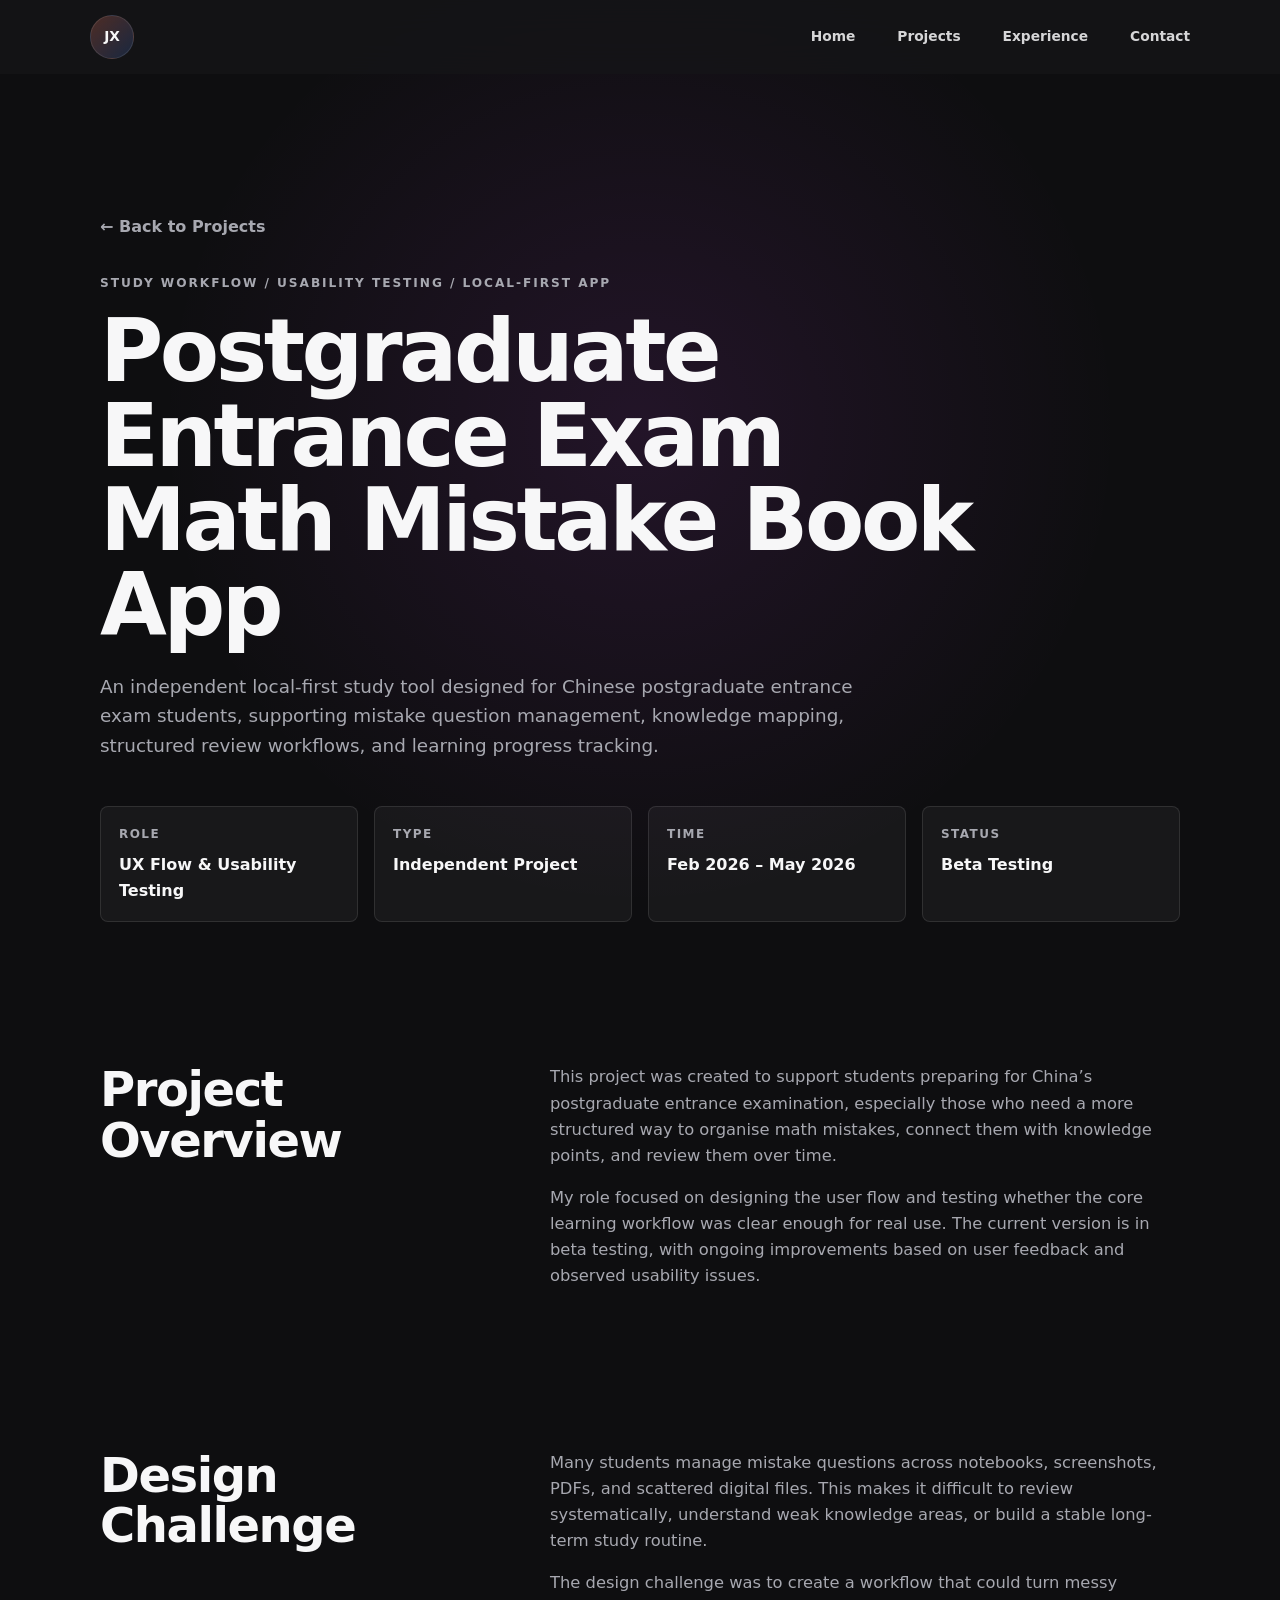
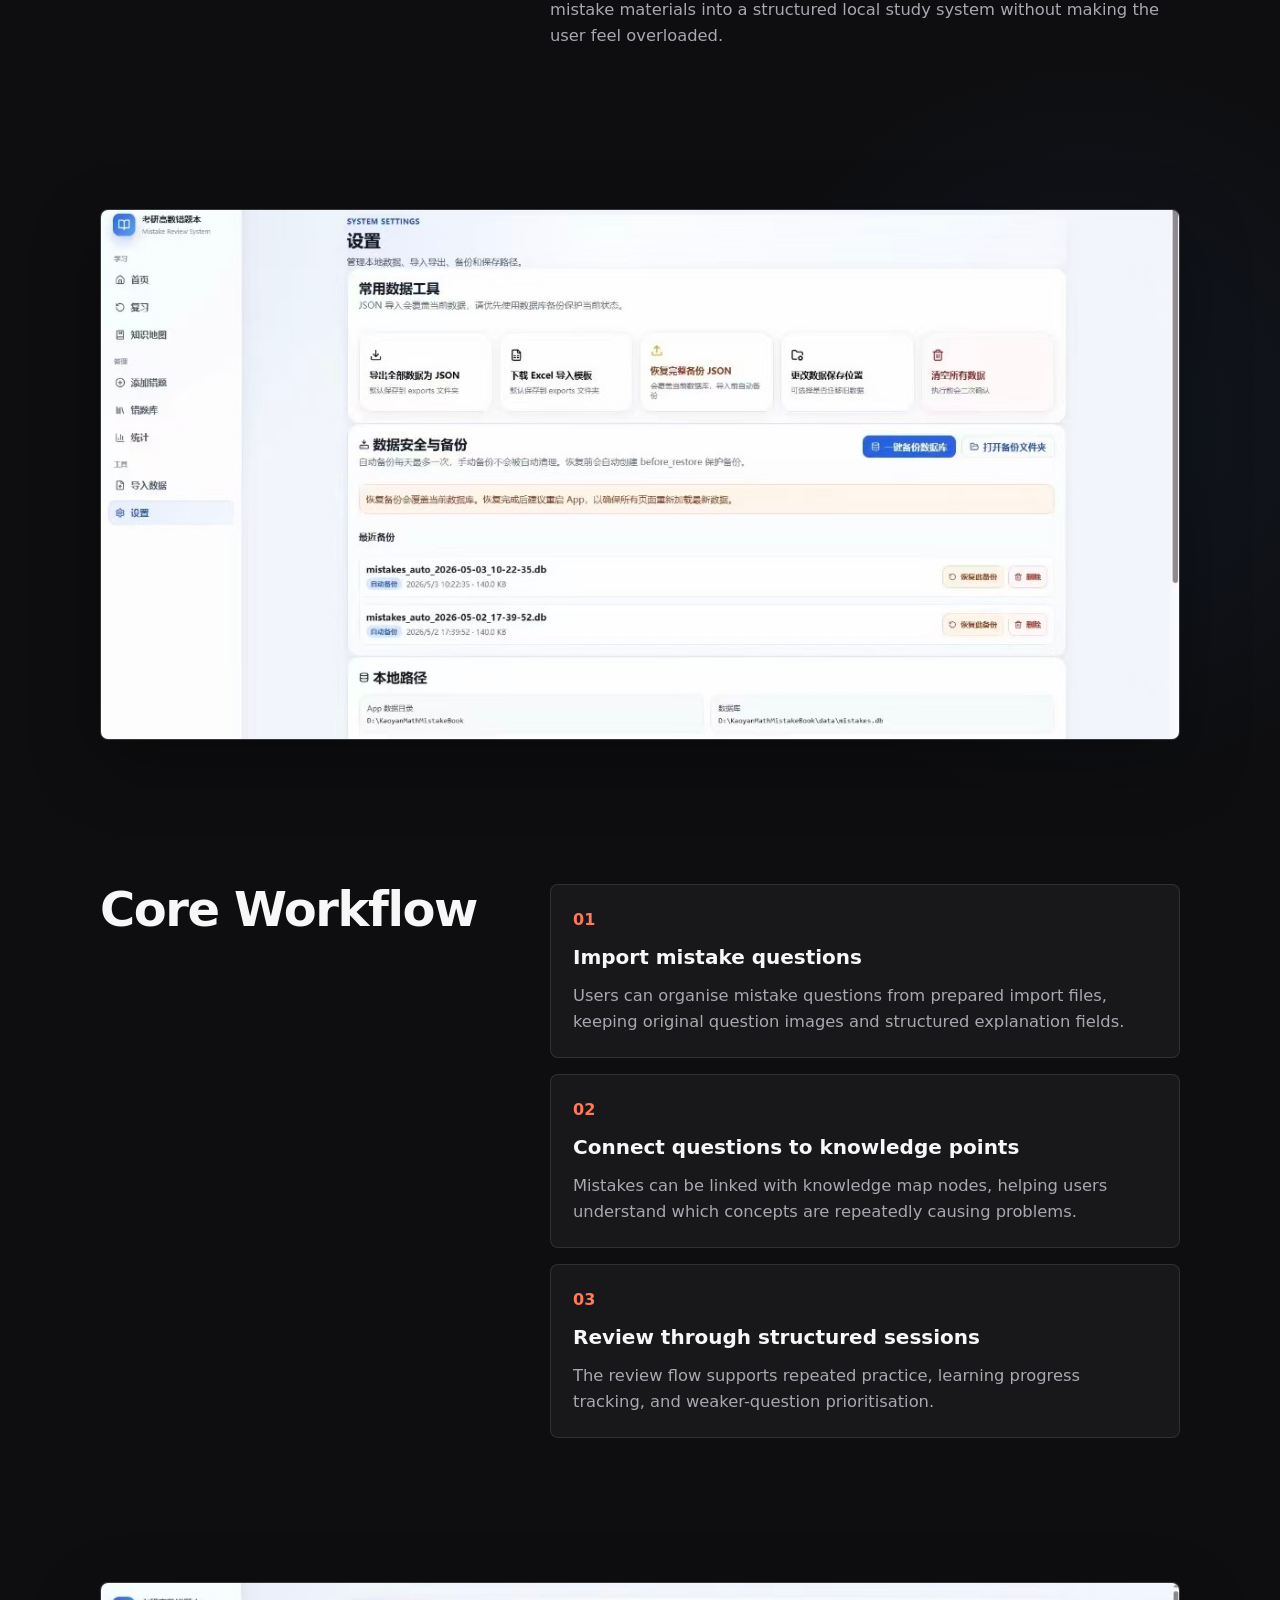
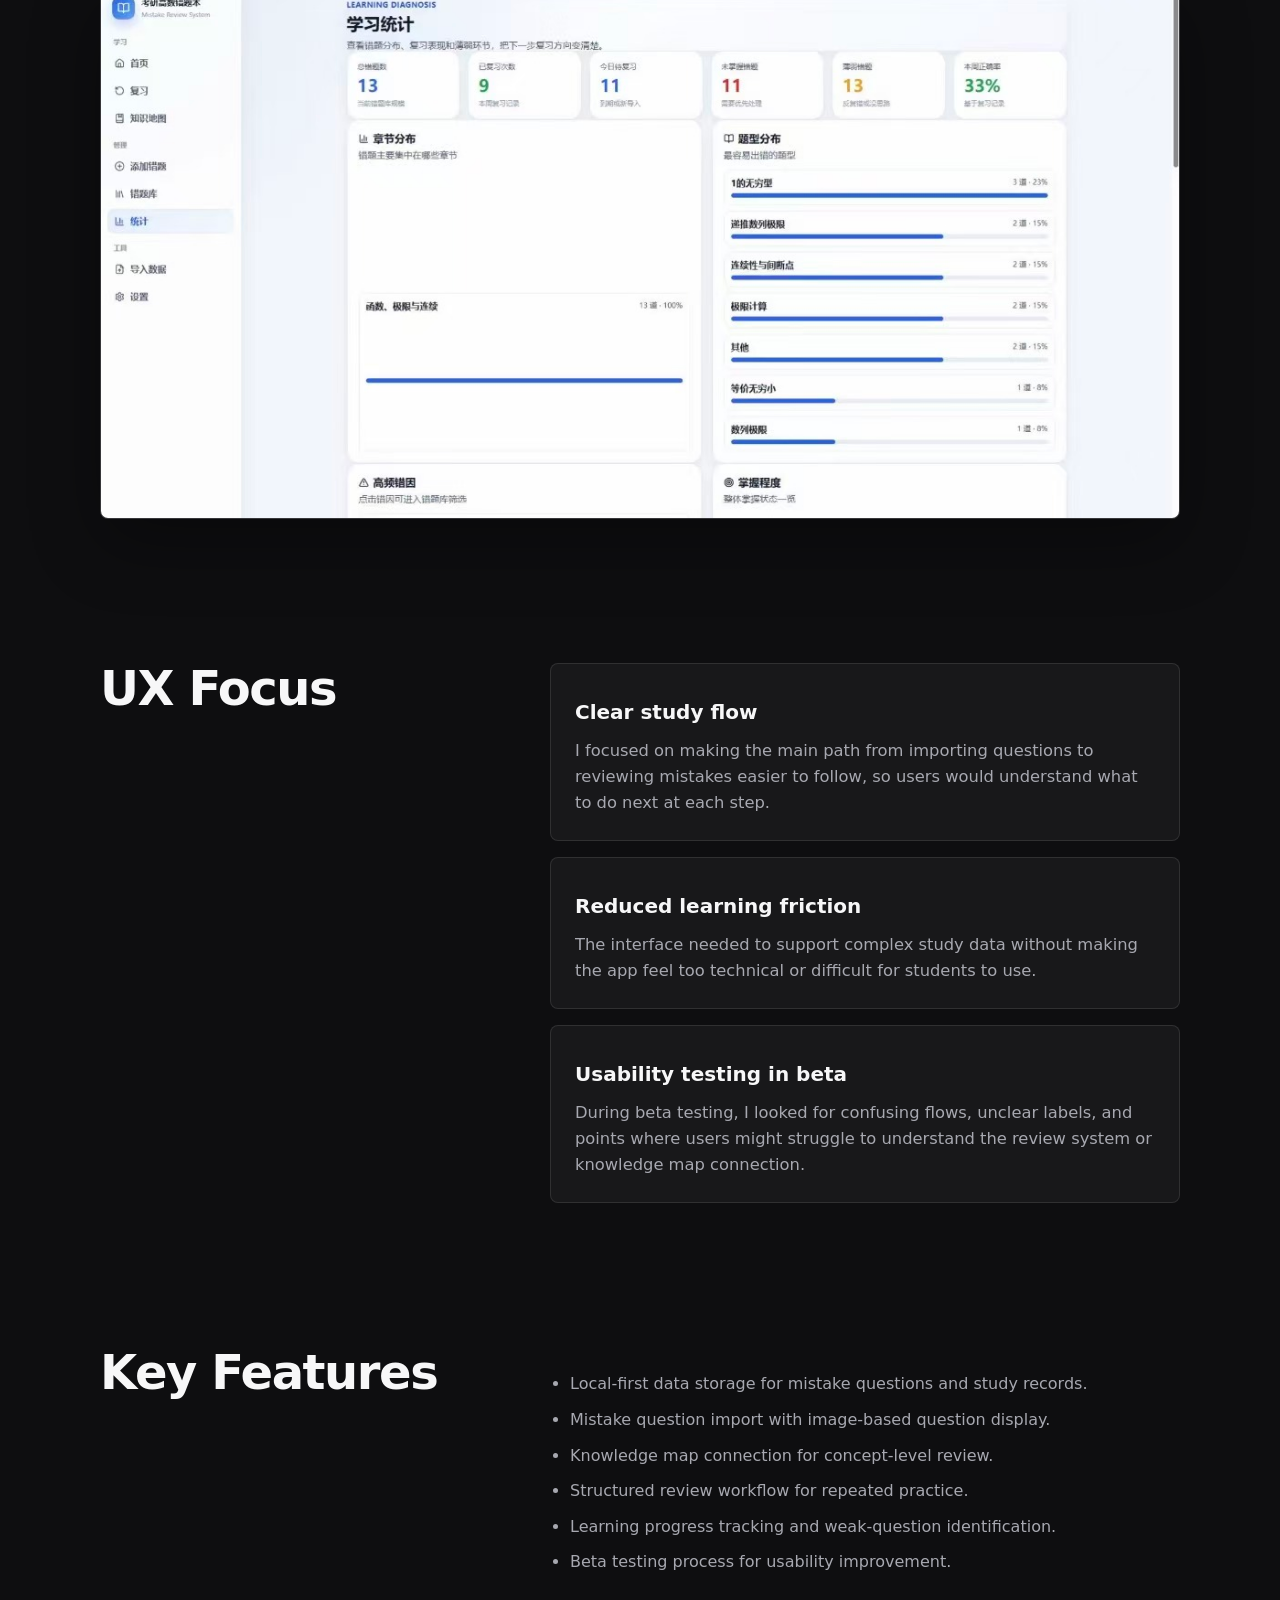
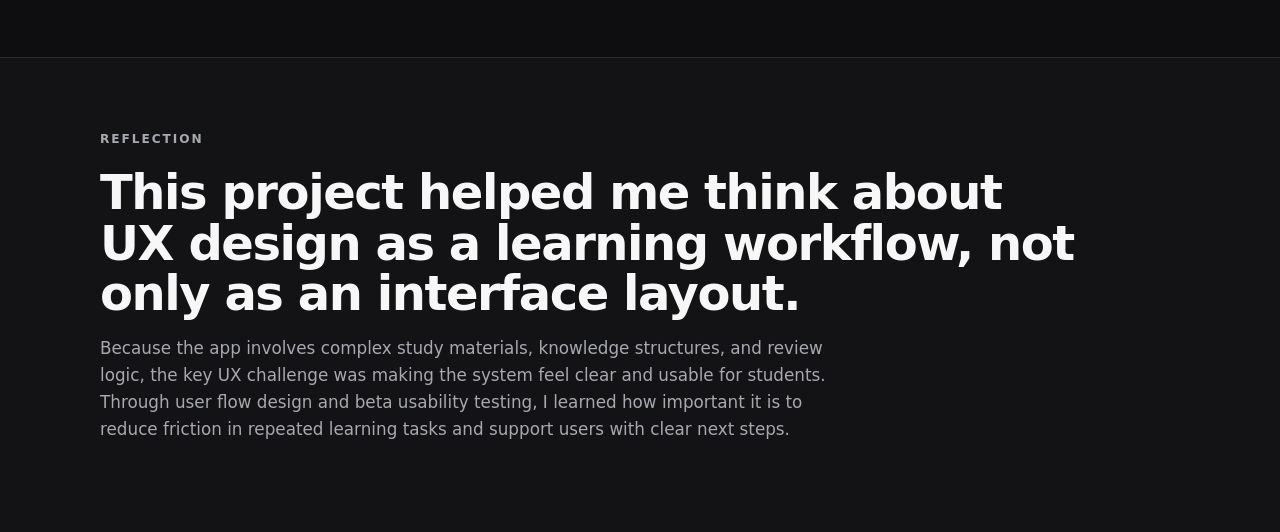
<file: project-postgraduate-math.html>
<!DOCTYPE html>
<html lang="en">
  <head>
    <meta charset="UTF-8" />
    <meta name="viewport" content="width=device-width, initial-scale=1.0" />
    <title>Postgraduate Entrance Exam Math Mistake Book App | Jesse Xiao</title>
    <link rel="stylesheet" href="css/style.css" />
  </head>

  <body>
    <header class="site-header" id="site-header">
      <nav class="nav-shell" aria-label="Primary navigation">
        <a class="brand" href="index.html" aria-label="Jesse Xiao home">
          <span>JX</span>
        </a>

        <div class="nav-links">
          <a href="index.html#home">Home</a>
          <a href="index.html#projects">Projects</a>
          <a href="index.html#experience">Experience</a>
          <a href="index.html#contact">Contact</a>
        </div>
      </nav>
    </header>

    <main class="case-page">
      <section class="case-hero section">
        <div class="container">
          <a class="back-link" href="index.html#projects">← Back to Projects</a>

          <p class="eyebrow">Study Workflow / Usability Testing / Local-first App</p>

          <h1>Postgraduate Entrance Exam Math Mistake Book App</h1>

          <p class="case-intro">
            An independent local-first study tool designed for Chinese postgraduate
            entrance exam students, supporting mistake question management,
            knowledge mapping, structured review workflows, and learning progress
            tracking.
          </p>

          <div class="case-meta">
            <div>
              <span>Role</span>
              <p>UX Flow & Usability Testing</p>
            </div>
            <div>
              <span>Type</span>
              <p>Independent Project</p>
            </div>
            <div>
              <span>Time</span>
              <p>Feb 2026 – May 2026</p>
            </div>
            <div>
              <span>Status</span>
              <p>Beta Testing</p>
            </div>
          </div>
        </div>
      </section>

      <section class="case-section">
        <div class="container case-grid">
          <div>
            <h2>Project Overview</h2>
          </div>

          <div>
            <p>
              This project was created to support students preparing for China’s
              postgraduate entrance examination, especially those who need a more
              structured way to organise math mistakes, connect them with knowledge
              points, and review them over time.
            </p>

            <p>
              My role focused on designing the user flow and testing whether the
              core learning workflow was clear enough for real use. The current
              version is in beta testing, with ongoing improvements based on user
              feedback and observed usability issues.
            </p>
          </div>
        </div>
      </section>

      <section class="case-section">
        <div class="container case-grid">
          <div>
            <h2>Design Challenge</h2>
          </div>

          <div>
            <p>
              Many students manage mistake questions across notebooks, screenshots,
              PDFs, and scattered digital files. This makes it difficult to review
              systematically, understand weak knowledge areas, or build a stable
              long-term study routine.
            </p>

            <p>
              The design challenge was to create a workflow that could turn messy
              mistake materials into a structured local study system without making
              the user feel overloaded.
            </p>
          </div>
        </div>
      </section>

      <section class="case-section">
        <div class="container">
          <div class="case-image-block">
            <img
              src="assets/images/Mistake-1.jpg"
              alt="Mistake question management interface"
            />
          </div>
        </div>
      </section>

      <section class="case-section">
        <div class="container case-grid">
          <div>
            <h2>Core Workflow</h2>
          </div>

          <div>
            <div class="case-list">
              <article>
                <span>01</span>
                <h3>Import mistake questions</h3>
                <p>
                  Users can organise mistake questions from prepared import files,
                  keeping original question images and structured explanation fields.
                </p>
              </article>

              <article>
                <span>02</span>
                <h3>Connect questions to knowledge points</h3>
                <p>
                  Mistakes can be linked with knowledge map nodes, helping users
                  understand which concepts are repeatedly causing problems.
                </p>
              </article>

              <article>
                <span>03</span>
                <h3>Review through structured sessions</h3>
                <p>
                  The review flow supports repeated practice, learning progress
                  tracking, and weaker-question prioritisation.
                </p>
              </article>
            </div>
          </div>
        </div>
      </section>

      <section class="case-section">
        <div class="container">
          <div class="case-image-block">
            <img
              src="assets/images/Mistake-2.jpg"
              alt="Mistake book app review and knowledge map interface"
            />
          </div>
        </div>
      </section>

      <section class="case-section">
        <div class="container case-grid">
          <div>
            <h2>UX Focus</h2>
          </div>

          <div>
            <div class="finding-grid">
              <article>
                <h3>Clear study flow</h3>
                <p>
                  I focused on making the main path from importing questions to
                  reviewing mistakes easier to follow, so users would understand
                  what to do next at each step.
                </p>
              </article>

              <article>
                <h3>Reduced learning friction</h3>
                <p>
                  The interface needed to support complex study data without making
                  the app feel too technical or difficult for students to use.
                </p>
              </article>

              <article>
                <h3>Usability testing in beta</h3>
                <p>
                  During beta testing, I looked for confusing flows, unclear labels,
                  and points where users might struggle to understand the review
                  system or knowledge map connection.
                </p>
              </article>
            </div>
          </div>
        </div>
      </section>

      <section class="case-section">
        <div class="container case-grid">
          <div>
            <h2>Key Features</h2>
          </div>

          <div>
            <ul class="case-bullets">
              <li>Local-first data storage for mistake questions and study records.</li>
              <li>Mistake question import with image-based question display.</li>
              <li>Knowledge map connection for concept-level review.</li>
              <li>Structured review workflow for repeated practice.</li>
              <li>Learning progress tracking and weak-question identification.</li>
              <li>Beta testing process for usability improvement.</li>
            </ul>
          </div>
        </div>
      </section>

      <section class="case-section case-reflection">
        <div class="container">
          <p class="eyebrow">Reflection</p>
          <h2>
            This project helped me think about UX design as a learning workflow,
            not only as an interface layout.
          </h2>
          <p>
            Because the app involves complex study materials, knowledge structures,
            and review logic, the key UX challenge was making the system feel clear
            and usable for students. Through user flow design and beta usability
            testing, I learned how important it is to reduce friction in repeated
            learning tasks and support users with clear next steps.
          </p>
        </div>
      </section>
    </main>

    <script src="js/script.js"></script>
  </body>
</html>
</file>
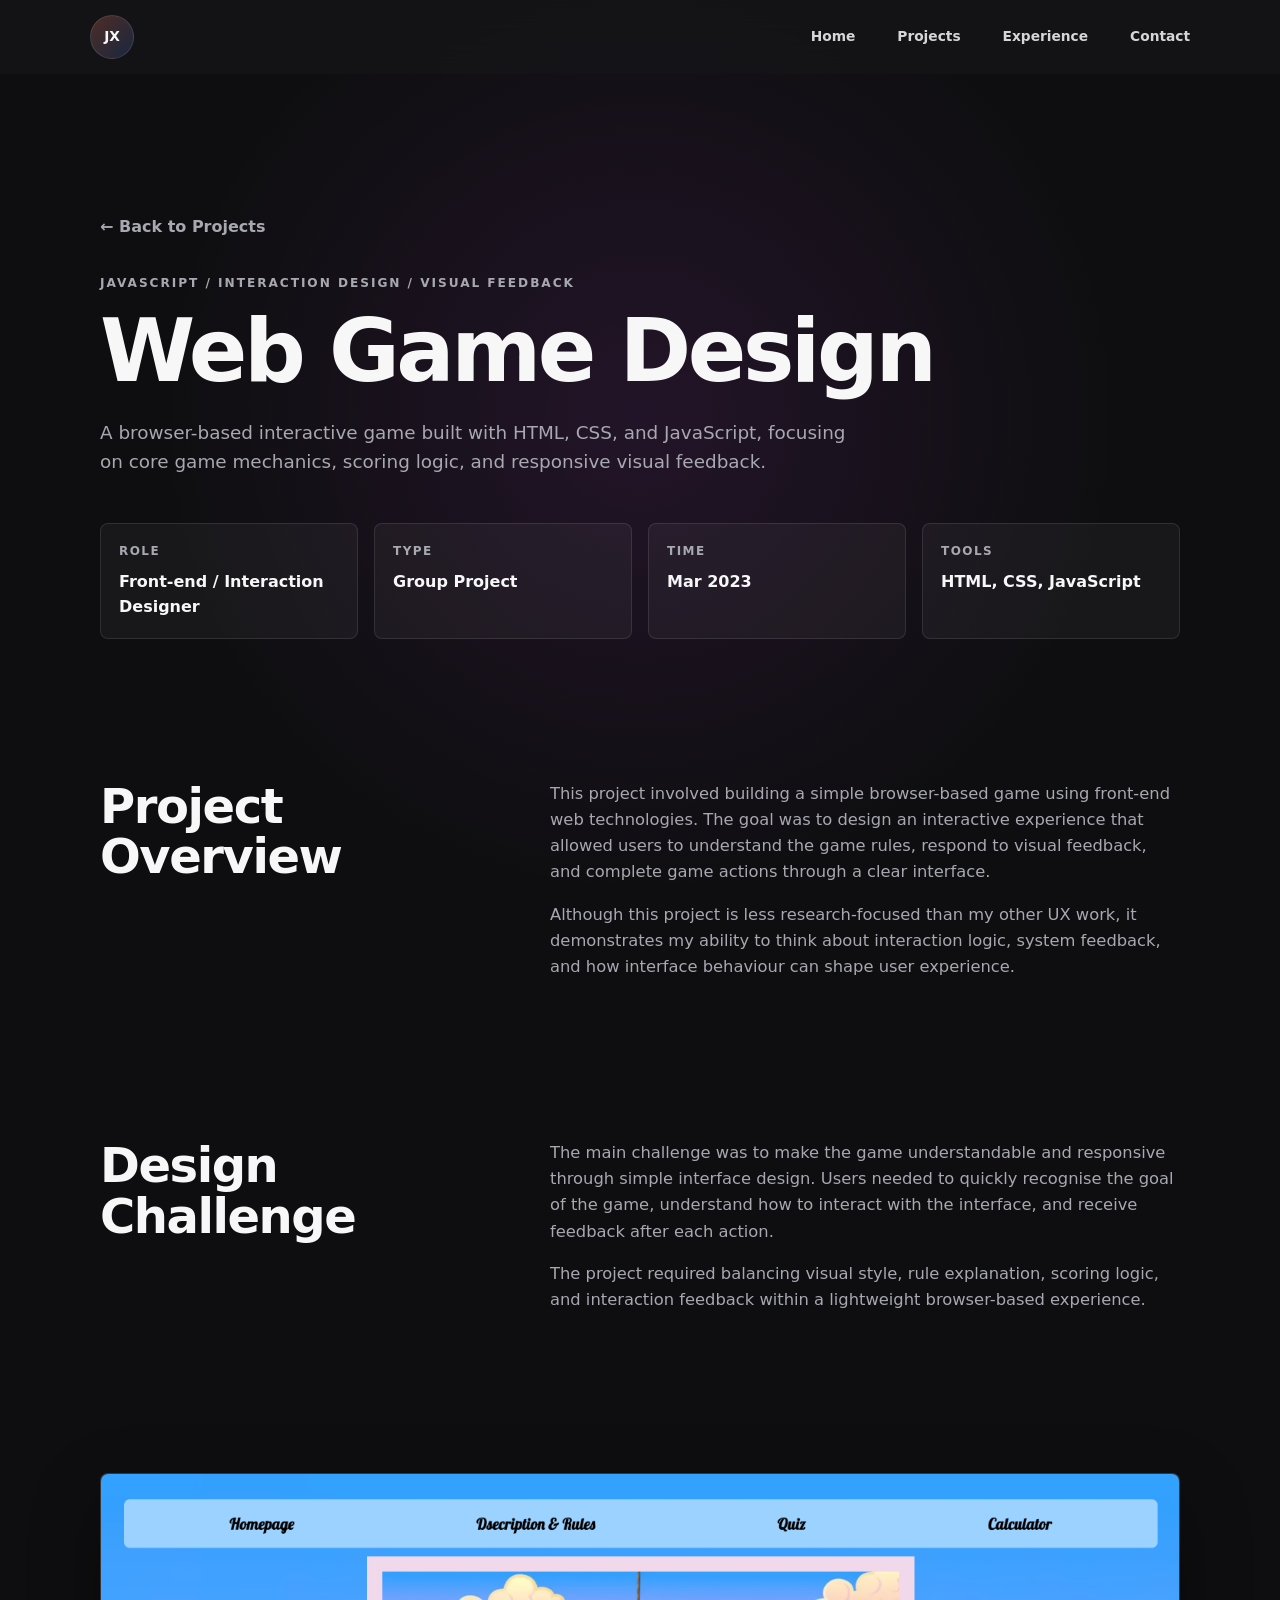
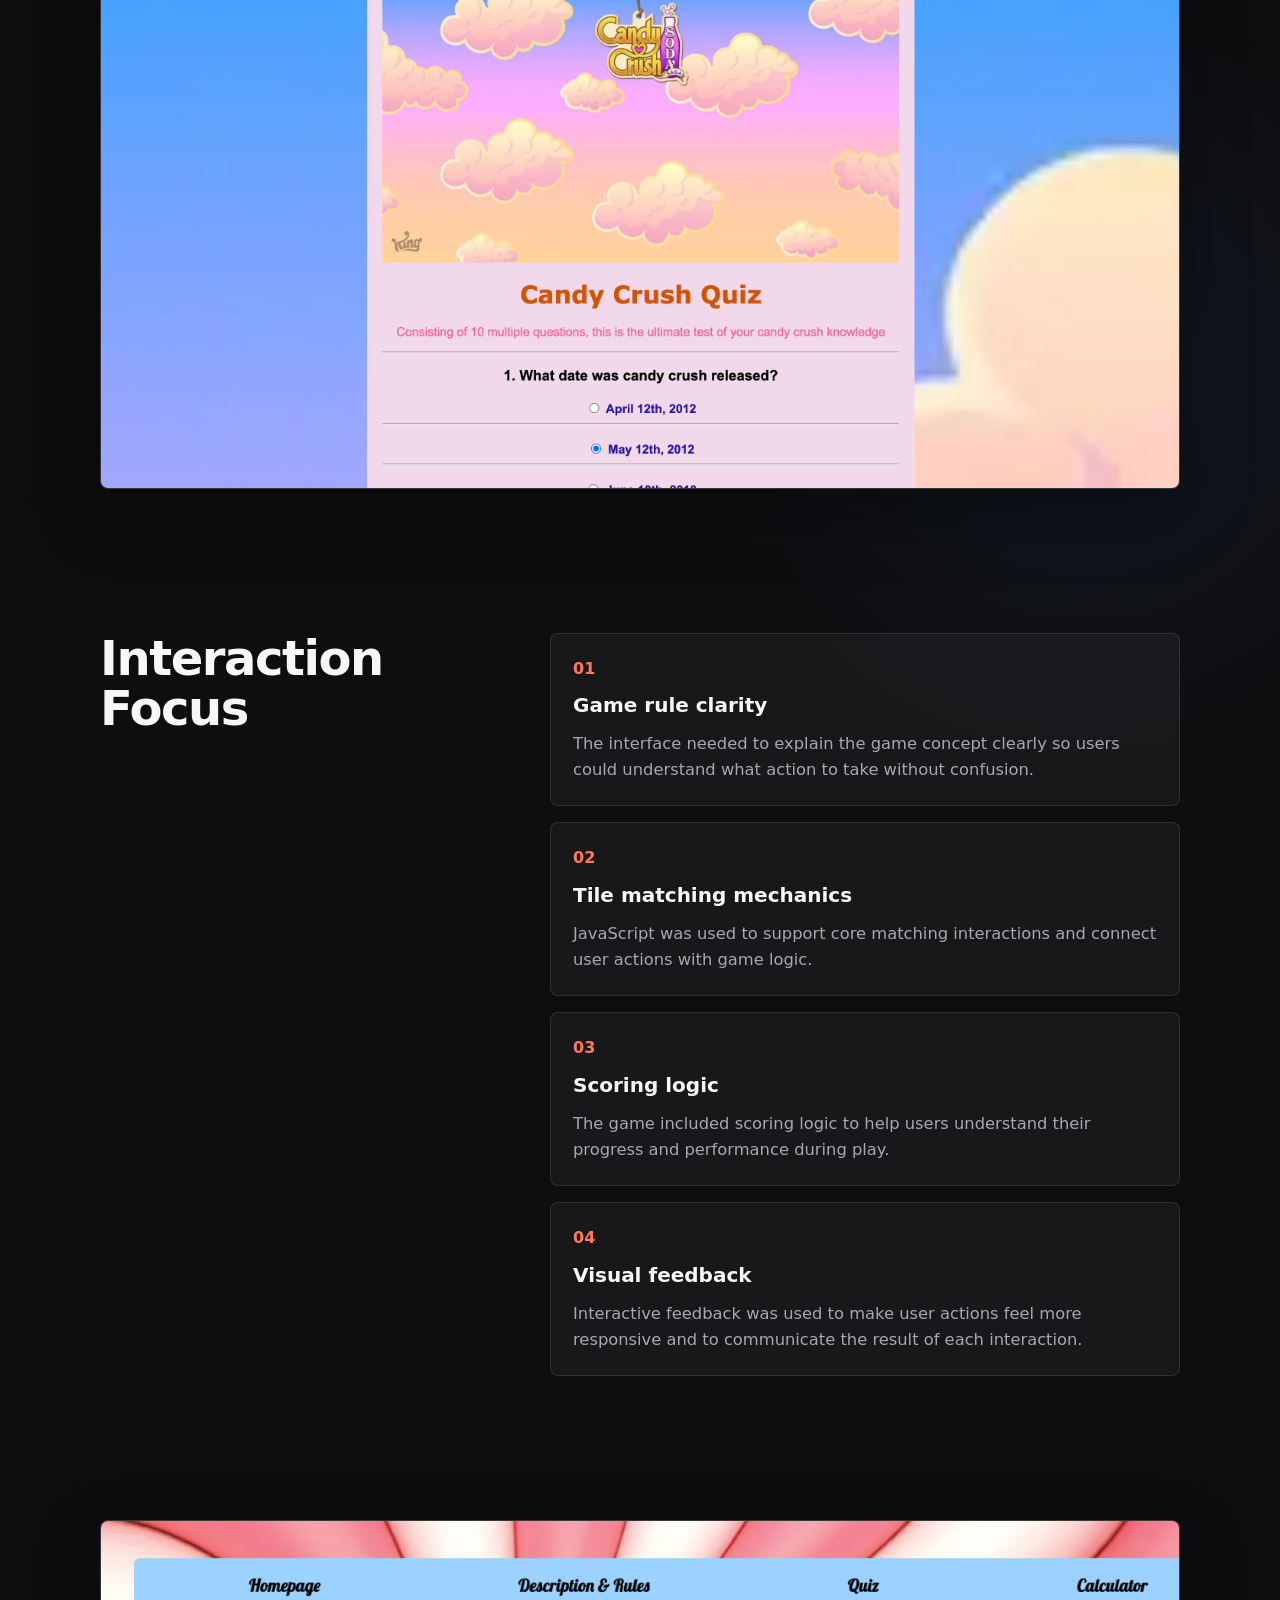
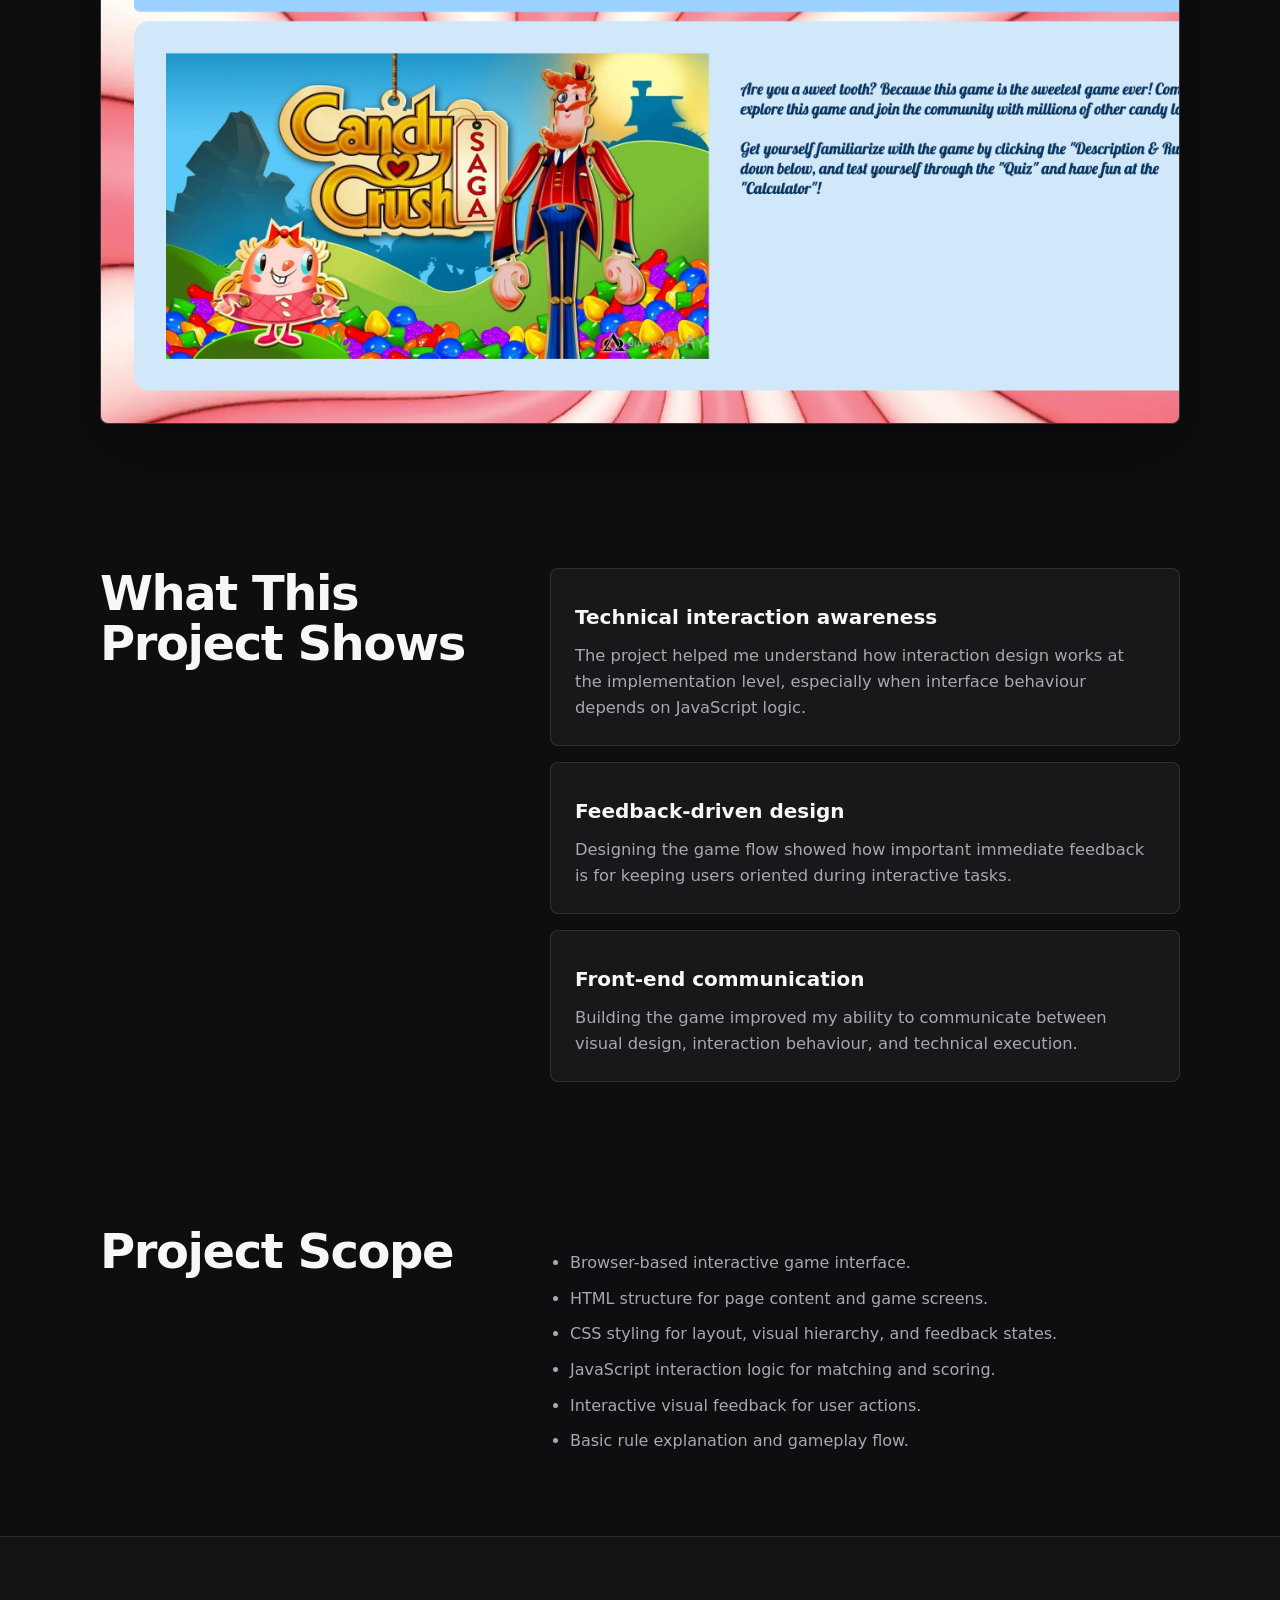
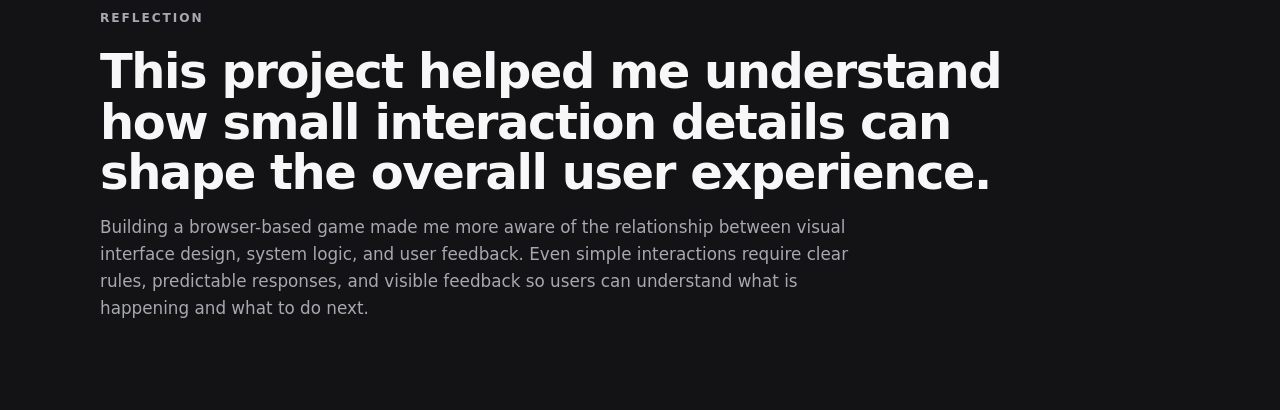
<file: project-web-game.html>
<!DOCTYPE html>
<html lang="en">
  <head>
    <meta charset="UTF-8" />
    <meta name="viewport" content="width=device-width, initial-scale=1.0" />
    <title>Web Game Design | Jesse Xiao</title>
    <link rel="stylesheet" href="css/style.css" />
  </head>

  <body>
    <header class="site-header" id="site-header">
      <nav class="nav-shell" aria-label="Primary navigation">
        <a class="brand" href="index.html" aria-label="Jesse Xiao home">
          <span>JX</span>
        </a>

        <div class="nav-links">
          <a href="index.html#home">Home</a>
          <a href="index.html#projects">Projects</a>
          <a href="index.html#experience">Experience</a>
          <a href="index.html#contact">Contact</a>
        </div>
      </nav>
    </header>

    <main class="case-page">
      <section class="case-hero section">
        <div class="container">
          <a class="back-link" href="index.html#projects">← Back to Projects</a>

          <p class="eyebrow">JavaScript / Interaction Design / Visual Feedback</p>

          <h1>Web Game Design</h1>

          <p class="case-intro">
            A browser-based interactive game built with HTML, CSS, and
            JavaScript, focusing on core game mechanics, scoring logic, and
            responsive visual feedback.
          </p>

          <div class="case-meta">
            <div>
              <span>Role</span>
              <p>Front-end / Interaction Designer</p>
            </div>
            <div>
              <span>Type</span>
              <p>Group Project</p>
            </div>
            <div>
              <span>Time</span>
              <p>Mar 2023</p>
            </div>
            <div>
              <span>Tools</span>
              <p>HTML, CSS, JavaScript</p>
            </div>
          </div>
        </div>
      </section>

      <section class="case-section">
        <div class="container case-grid">
          <div>
            <h2>Project Overview</h2>
          </div>

          <div>
            <p>
              This project involved building a simple browser-based game using
              front-end web technologies. The goal was to design an interactive
              experience that allowed users to understand the game rules, respond
              to visual feedback, and complete game actions through a clear
              interface.
            </p>

            <p>
              Although this project is less research-focused than my other UX
              work, it demonstrates my ability to think about interaction logic,
              system feedback, and how interface behaviour can shape user
              experience.
            </p>
          </div>
        </div>
      </section>

      <section class="case-section">
        <div class="container case-grid">
          <div>
            <h2>Design Challenge</h2>
          </div>

          <div>
            <p>
              The main challenge was to make the game understandable and
              responsive through simple interface design. Users needed to quickly
              recognise the goal of the game, understand how to interact with the
              interface, and receive feedback after each action.
            </p>

            <p>
              The project required balancing visual style, rule explanation,
              scoring logic, and interaction feedback within a lightweight
              browser-based experience.
            </p>
          </div>
        </div>
      </section>

      <section class="case-section">
        <div class="container">
          <div class="case-image-block">
            <img
              src="assets/images/Candy-1.png"
              alt="Web Game Design homepage and instruction interface"
            />
          </div>
        </div>
      </section>

      <section class="case-section">
        <div class="container case-grid">
          <div>
            <h2>Interaction Focus</h2>
          </div>

          <div>
            <div class="case-list">
              <article>
                <span>01</span>
                <h3>Game rule clarity</h3>
                <p>
                  The interface needed to explain the game concept clearly so
                  users could understand what action to take without confusion.
                </p>
              </article>

              <article>
                <span>02</span>
                <h3>Tile matching mechanics</h3>
                <p>
                  JavaScript was used to support core matching interactions and
                  connect user actions with game logic.
                </p>
              </article>

              <article>
                <span>03</span>
                <h3>Scoring logic</h3>
                <p>
                  The game included scoring logic to help users understand their
                  progress and performance during play.
                </p>
              </article>

              <article>
                <span>04</span>
                <h3>Visual feedback</h3>
                <p>
                  Interactive feedback was used to make user actions feel more
                  responsive and to communicate the result of each interaction.
                </p>
              </article>
            </div>
          </div>
        </div>
      </section>

      <section class="case-section">
        <div class="container">
          <div class="case-image-block">
            <img
              src="assets/images/Candy-2.png"
              alt="Web Game Design quiz and game interaction screen"
            />
          </div>
        </div>
      </section>

      <section class="case-section">
        <div class="container case-grid">
          <div>
            <h2>What This Project Shows</h2>
          </div>

          <div>
            <div class="finding-grid">
              <article>
                <h3>Technical interaction awareness</h3>
                <p>
                  The project helped me understand how interaction design works
                  at the implementation level, especially when interface behaviour
                  depends on JavaScript logic.
                </p>
              </article>

              <article>
                <h3>Feedback-driven design</h3>
                <p>
                  Designing the game flow showed how important immediate feedback
                  is for keeping users oriented during interactive tasks.
                </p>
              </article>

              <article>
                <h3>Front-end communication</h3>
                <p>
                  Building the game improved my ability to communicate between
                  visual design, interaction behaviour, and technical execution.
                </p>
              </article>
            </div>
          </div>
        </div>
      </section>

      <section class="case-section">
        <div class="container case-grid">
          <div>
            <h2>Project Scope</h2>
          </div>

          <div>
            <ul class="case-bullets">
              <li>Browser-based interactive game interface.</li>
              <li>HTML structure for page content and game screens.</li>
              <li>CSS styling for layout, visual hierarchy, and feedback states.</li>
              <li>JavaScript interaction logic for matching and scoring.</li>
              <li>Interactive visual feedback for user actions.</li>
              <li>Basic rule explanation and gameplay flow.</li>
            </ul>
          </div>
        </div>
      </section>

      <section class="case-section case-reflection">
        <div class="container">
          <p class="eyebrow">Reflection</p>
          <h2>
            This project helped me understand how small interaction details can
            shape the overall user experience.
          </h2>
          <p>
            Building a browser-based game made me more aware of the relationship
            between visual interface design, system logic, and user feedback.
            Even simple interactions require clear rules, predictable responses,
            and visible feedback so users can understand what is happening and
            what to do next.
          </p>
        </div>
      </section>
    </main>

    <script src="js/script.js"></script>
  </body>
</html>
</file>
<file: css/style.css>
:root {
  --bg: #0e0e10;
  --bg-soft: #171719;
  --panel: #202024;
  --panel-strong: #292a2f;
  --text: #f7f7f8;
  --muted: #a7a8b0;
  --line: rgba(255, 255, 255, 0.1);
  --warm: #ff7a59;
  --pink: #d94cff;
  --blue: #3d8bff;
  --mint: #5de2b4;
  --shadow: 0 24px 70px rgba(0, 0, 0, 0.32);
  --radius: 8px;
  --header-height: 74px;
}

* {
  box-sizing: border-box;
}

html {
  scroll-behavior: smooth;
}

body {
  margin: 0;
  background:
    radial-gradient(circle at 50% 8%, rgba(217, 76, 255, 0.1), transparent 30rem),
    radial-gradient(circle at 85% 38%, rgba(61, 139, 255, 0.07), transparent 24rem),
    var(--bg);
  color: var(--text);
  font-family: Inter, ui-sans-serif, system-ui, -apple-system, BlinkMacSystemFont, "Segoe UI", sans-serif;
  line-height: 1.6;
}

a {
  color: inherit;
  text-decoration: none;
}

.site-header {
  position: fixed;
  inset: 0 0 auto 0;
  z-index: 20;
  height: var(--header-height);
  background: rgba(22, 22, 24, 0.76);
  border-bottom: 1px solid transparent;
  backdrop-filter: blur(18px);
  transition: background 180ms ease, border-color 180ms ease, box-shadow 180ms ease;
}

.site-header.is-scrolled {
  background: rgba(24, 24, 27, 0.94);
  border-color: var(--line);
  box-shadow: 0 10px 30px rgba(0, 0, 0, 0.24);
}

.nav-shell {
  width: min(100% - 40px, 1100px);
  height: 100%;
  margin: 0 auto;
  display: flex;
  align-items: center;
  justify-content: space-between;
  gap: 24px;
}

.brand {
  display: inline-grid;
  place-items: center;
  width: 44px;
  height: 44px;
  border: 1px solid var(--line);
  border-radius: 50%;
  background: linear-gradient(135deg, rgba(255, 122, 89, 0.25), rgba(61, 139, 255, 0.18));
  font-size: 0.86rem;
  font-weight: 800;
  letter-spacing: 0;
}

.nav-links {
  display: flex;
  align-items: center;
  gap: 42px;
  color: #f0f0f2;
  font-size: 0.86rem;
  font-weight: 650;
}

.nav-links a {
  position: relative;
  padding: 8px 0;
  color: rgba(247, 247, 248, 0.86);
  transition: color 160ms ease;
}

.nav-links a::after {
  content: "";
  position: absolute;
  left: 0;
  right: 0;
  bottom: 1px;
  height: 2px;
  background: linear-gradient(90deg, var(--warm), var(--pink));
  transform: scaleX(0);
  transform-origin: center;
  transition: transform 160ms ease;
}

.nav-links a:hover,
.nav-links a.is-active {
  color: var(--text);
}

.nav-links a:hover::after,
.nav-links a.is-active::after {
  transform: scaleX(1);
}

.nav-toggle {
  display: none;
  width: 42px;
  height: 42px;
  border: 1px solid var(--line);
  border-radius: var(--radius);
  background: rgba(255, 255, 255, 0.04);
  cursor: pointer;
}

.nav-toggle span {
  display: block;
  width: 18px;
  height: 2px;
  margin: 4px auto;
  background: var(--text);
  border-radius: 999px;
}

.section {
  padding: 92px 0;
  scroll-margin-top: var(--header-height);
}

.container {
  width: min(100% - 40px, 1080px);
  margin: 0 auto;
}

.compact {
  width: min(100% - 40px, 760px);
}

.hero {
  min-height: 720px;
  padding-top: 150px;
  display: grid;
  place-items: center;
  text-align: center;
}

.hero-inner {
  display: flex;
  align-items: center;
  flex-direction: column;
}

.avatar {
  width: 150px;
  height: 150px;
  display: grid;
  place-items: center;
  margin-bottom: 28px;
  border-radius: 50%;
  background:
    linear-gradient(135deg, rgba(255, 255, 255, 0.16), transparent 48%),
    linear-gradient(135deg, #ff7a59 0%, #d94cff 48%, #3d8bff 100%);
  box-shadow: 0 20px 54px rgba(217, 76, 255, 0.23);
  color: #fff;
  font-size: 2.5rem;
  font-weight: 900;
}

.avatar-photo {
  overflow: hidden;
  padding: 0;
  background: none;
}

.avatar-photo img {
  width: 100%;
  height: 100%;
  display: block;
  object-fit: cover;
}

.eyebrow,
.section-kicker,
.tags {
  margin: 0;
  text-transform: uppercase;
  letter-spacing: 0.16em;
  color: var(--muted);
  font-size: 0.76rem;
  font-weight: 800;
}

.hero h1 {
  max-width: 880px;
  margin: 14px 0 22px;
  font-size: clamp(2.75rem, 7vw, 5.7rem);
  line-height: 0.98;
  letter-spacing: 0;
}

.hero h1 span {
  background: linear-gradient(90deg, var(--warm), var(--pink), var(--blue));
  -webkit-background-clip: text;
  background-clip: text;
  color: transparent;
}

.hero-copy {
  max-width: 680px;
  margin: 0;
  color: var(--muted);
  font-size: 1.05rem;
}

.hero-actions {
  display: flex;
  flex-wrap: wrap;
  justify-content: center;
  gap: 16px;
  margin-top: 38px;
}

.btn {
  display: inline-flex;
  align-items: center;
  justify-content: center;
  min-height: 50px;
  padding: 0 24px;
  border-radius: 999px;
  font-weight: 800;
  transition: transform 160ms ease, border-color 160ms ease, background 160ms ease, color 160ms ease;
}

.btn:hover {
  transform: translateY(-2px);
}

.btn-primary {
  background: var(--text);
  color: #101012;
}

.btn-secondary {
  border: 1px solid rgba(255, 255, 255, 0.64);
  color: var(--text);
}

.btn-secondary:hover {
  border-color: var(--text);
  background: rgba(255, 255, 255, 0.08);
}

.skills {
  padding-top: 30px;
  text-align: center;
}

.skill-grid {
  display: flex;
  justify-content: center;
  flex-wrap: wrap;
  gap: 12px;
  margin-top: 32px;
}

.skill-grid span {
  display: inline-flex;
  align-items: center;
  min-height: 42px;
  padding: 0 16px;
  border: 1px solid var(--line);
  border-radius: 999px;
  background: rgba(255, 255, 255, 0.045);
  color: rgba(247, 247, 248, 0.82);
  font-weight: 750;
  transition: transform 160ms ease, border-color 160ms ease, background 160ms ease;
}

.skill-grid span:hover {
  transform: translateY(-2px);
  border-color: rgba(255, 255, 255, 0.24);
  background: rgba(255, 255, 255, 0.08);
}

.section-title {
  margin: 0 0 34px;
  text-align: center;
  text-transform: uppercase;
  letter-spacing: 0;
  font-size: clamp(2rem, 5vw, 3rem);
  line-height: 1;
}

.section-title.warm {
  color: var(--warm);
  text-shadow: 0 0 24px rgba(255, 122, 89, 0.22);
}

.section-title.cool {
  color: var(--blue);
  text-shadow: 0 0 24px rgba(61, 139, 255, 0.22);
}

.project-grid {
  display: grid;
  grid-template-columns: repeat(2, minmax(0, 1fr));
  gap: 24px;
}

.project-card {
  overflow: hidden;
  min-height: 430px;
  display: flex;
  flex-direction: column;
  border: 1px solid var(--line);
  border-radius: var(--radius);
  background: linear-gradient(180deg, rgba(255, 255, 255, 0.06), rgba(255, 255, 255, 0.025));
  box-shadow: var(--shadow);
  transition: transform 180ms ease, border-color 180ms ease, box-shadow 180ms ease;
}

.project-card:hover {
  transform: translateY(-6px);
  border-color: rgba(255, 255, 255, 0.28);
  box-shadow: 0 30px 80px rgba(0, 0, 0, 0.42);
}

.project-visual {
  min-height: 190px;
  display: grid;
  place-items: center;
  position: relative;
  overflow: hidden;
}

.project-visual::before {
  content: "";
  position: absolute;
  inset: -30%;
  background:
    linear-gradient(90deg, transparent 0 44%, rgba(255, 255, 255, 0.14) 45% 47%, transparent 48% 100%),
    linear-gradient(0deg, transparent 0 48%, rgba(255, 255, 255, 0.1) 49% 51%, transparent 52% 100%);
  transform: rotate(-8deg);
}

.project-visual span {
  position: relative;
  z-index: 1;
  padding: 8px 14px;
  border: 1px solid rgba(255, 255, 255, 0.16);
  border-radius: 999px;
  background: rgba(10, 10, 12, 0.34);
  color: white;
  font-weight: 900;
  text-transform: uppercase;
  letter-spacing: 0.08em;
}

.visual-bonfire {
  background:
    linear-gradient(rgba(14, 14, 16, 0.25), rgba(14, 14, 16, 0.65)),
    url("../assets/images/bonfire-cover.jpg");
  background-size: cover;
  background-position: center;
  background-repeat: no-repeat;
}

.visual-bonfire::before {
  display: none;
}

.visual-postgraduate-math {
  background:
    linear-gradient(rgba(14, 14, 16, 0.18), rgba(14, 14, 16, 0.55)),
    url("../assets/images/Mistake-Cover.jpg");
  background-size: cover;
  background-position: center;
  background-repeat: no-repeat;
}

.visual-postgraduate-math::before {
  display: none;
}

.visual-platform {
  background:
    linear-gradient(rgba(14, 14, 16, 0.16), rgba(14, 14, 16, 0.58)),
    url("../assets/images/Supply-cover.png");
  background-size: cover;
  background-position: center;
  background-repeat: no-repeat;
}

.visual-platform::before {
  display: none;
}

.visual-platform {
  background:
    linear-gradient(rgba(14, 14, 16, 0.16), rgba(14, 14, 16, 0.58)),
    url("../assets/images/Supply-cover.png");
  background-size: cover;
  background-position: center;
  background-repeat: no-repeat;
}

.visual-platform::before {
  display: none;
}

.visual-healthcare {
  background:
    linear-gradient(
      135deg,
      #dfe9e4 0%,
      #f5f7f6 50%,
      #d7e5e1 100%
    );
}

.visual-ai {
  background:
    linear-gradient(rgba(14, 14, 16, 0.16), rgba(14, 14, 16, 0.58)),
    url("../assets/images/Tools-cover.png");
  background-size: cover;
  background-position: center;
  background-repeat: no-repeat;
}

.visual-ai::before {
  display: none;
}

.visual-game {
  background:
    linear-gradient(rgba(14, 14, 16, 0.18), rgba(14, 14, 16, 0.58)),
    url("../assets/images/candy-Cover.png");
  background-size: cover;
  background-position: center;
  background-repeat: no-repeat;
}

.visual-game::before {
  display: none;
}

.project-content {
  display: flex;
  justify-content: space-between;
  gap: 18px;
  flex: 1;
  padding: 24px;
  background: rgba(32, 32, 36, 0.92);
}

.project-content h3 {
  margin: 8px 0 10px;
  font-size: 1.35rem;
  line-height: 1.18;
}

.project-content p:not(.tags) {
  margin: 0;
  color: var(--muted);
  font-size: 0.96rem;
}

.arrow {
  align-self: flex-end;
  color: var(--text);
  font-size: 1.35rem;
  transition: transform 180ms ease;
}

.project-card:hover .arrow {
  transform: translate(3px, -3px);
}

.timeline {
  width: min(100%, 980px);
  margin: 0 auto;
  display: grid;
  gap: 34px;
}

.timeline-item {
  display: grid;
  grid-template-columns: 52px minmax(0, 1fr);
  gap: 22px;
}

.timeline-mark {
  width: 44px;
  height: 44px;
  display: grid;
  place-items: center;
  border-radius: 50%;
  border: 1px solid var(--line);
  background: linear-gradient(135deg, rgba(61, 139, 255, 0.24), rgba(255, 122, 89, 0.18));
  color: var(--text);
  font-weight: 900;
  font-size: 0.82rem;
}

.timeline-copy {
  padding-bottom: 30px;
  border-bottom: 1px solid var(--line);
}

.timeline-head {
  display: flex;
  align-items: flex-start;
  justify-content: space-between;
  gap: 22px;
}

.timeline h3 {
  margin: 0;
  font-size: 1.2rem;
  line-height: 1.3;
}

.timeline-head span,
.place {
  color: var(--muted);
  font-size: 0.9rem;
  white-space: nowrap;
}

.place {
  margin: 6px 0 12px;
  color: rgba(247, 247, 248, 0.72);
  font-weight: 700;
}

.timeline p:last-child {
  margin: 0;
  color: var(--muted);
}

.contact {
  border-top: 1px solid var(--line);
  background: rgba(255, 255, 255, 0.018);
}

.contact-title {
  margin: 0 0 18px;
  font-size: 1.8rem;
}

.contact p {
  margin: 0;
  color: var(--muted);
}

.contact-list {
  display: grid;
  gap: 10px;
  margin-top: 26px;
}

.contact-list a {
  width: fit-content;
  color: rgba(247, 247, 248, 0.88);
  word-break: break-word;
  transition: color 160ms ease;
}

.contact-list a:hover {
  color: var(--warm);
}

.placeholder-page {
  min-height: 100vh;
  display: grid;
  place-items: center;
  padding: 48px 20px;
}

.placeholder-card {
  width: min(100%, 680px);
  padding: 54px;
  border: 1px solid var(--line);
  border-radius: var(--radius);
  background: linear-gradient(180deg, rgba(255, 255, 255, 0.07), rgba(255, 255, 255, 0.03));
  text-align: center;
  box-shadow: var(--shadow);
}

.placeholder-card .avatar {
  width: 92px;
  height: 92px;
  margin: 0 auto 24px;
  font-size: 1.5rem;
}

.placeholder-card h1 {
  margin: 0 0 12px;
  font-size: clamp(2rem, 7vw, 3.6rem);
  line-height: 1.05;
}

.placeholder-card p {
  margin: 0 0 32px;
  color: var(--muted);
}

.case-page {
  padding-top: var(--header-height);
}

.case-hero {
  padding-top: 140px;
  padding-bottom: 70px;
  text-align: left;
}

.back-link {
  display: inline-flex;
  margin-bottom: 34px;
  color: var(--muted);
  font-weight: 800;
  transition: color 160ms ease, transform 160ms ease;
}

.back-link:hover {
  color: var(--text);
  transform: translateX(-4px);
}

.case-hero h1 {
  max-width: 920px;
  margin: 16px 0 24px;
  font-size: clamp(2.6rem, 7vw, 5.4rem);
  line-height: 0.98;
  letter-spacing: -0.04em;
}

.case-intro {
  max-width: 760px;
  margin: 0;
  color: var(--muted);
  font-size: 1.15rem;
}

.case-meta {
  display: grid;
  grid-template-columns: repeat(4, minmax(0, 1fr));
  gap: 16px;
  margin-top: 46px;
}

.case-meta div,
.case-stats div,
.finding-grid article,
.case-list article {
  border: 1px solid var(--line);
  border-radius: var(--radius);
  background: rgba(255, 255, 255, 0.045);
}

.case-meta div {
  padding: 18px;
}

.case-meta span {
  display: block;
  margin-bottom: 8px;
  color: var(--muted);
  font-size: 0.75rem;
  font-weight: 800;
  letter-spacing: 0.12em;
  text-transform: uppercase;
}

.case-meta p {
  margin: 0;
  color: var(--text);
  font-weight: 800;
}

.case-section {
  padding: 72px 0;
}

.case-grid {
  display: grid;
  grid-template-columns: 0.75fr 1.25fr;
  gap: 72px;
  align-items: start;
}

.case-grid h2,
.case-reflection h2 {
  margin: 0;
  font-size: clamp(2rem, 4vw, 3rem);
  line-height: 1.05;
  letter-spacing: -0.03em;
}

.case-grid p {
  margin-top: 0;
  color: var(--muted);
  font-size: 1.02rem;
}

.case-image-block {
  overflow: hidden;
  border: 1px solid var(--line);
  border-radius: var(--radius);
  background: var(--panel);
  box-shadow: var(--shadow);
}

.case-image-block img {
  width: 100%;
  display: block;
  object-fit: cover;
}

.case-stats {
  display: grid;
  grid-template-columns: repeat(2, minmax(0, 1fr));
  gap: 14px;
  margin-top: 28px;
}

.case-stats div {
  padding: 22px;
}

.case-stats strong {
  display: block;
  margin-bottom: 8px;
  color: var(--text);
  font-size: 1.9rem;
  line-height: 1;
}

.case-stats span {
  color: var(--muted);
  font-size: 0.92rem;
}

.case-list {
  display: grid;
  gap: 16px;
}

.case-list article {
  padding: 22px;
}

.case-list span {
  color: var(--warm);
  font-weight: 900;
}

.case-list h3,
.finding-grid h3 {
  margin: 8px 0 10px;
  font-size: 1.25rem;
}

.case-list p,
.finding-grid p {
  margin: 0;
  color: var(--muted);
}

.finding-grid {
  display: grid;
  gap: 16px;
}

.finding-grid article {
  padding: 24px;
}

.case-bullets {
  margin: 24px 0 0;
  padding-left: 20px;
  color: var(--muted);
}

.case-bullets li {
  margin-bottom: 10px;
}

.case-reflection {
  border-top: 1px solid var(--line);
  background: rgba(255, 255, 255, 0.018);
}

.case-reflection h2 {
  max-width: 980px;
  margin-top: 18px;
}

.case-reflection p:not(.eyebrow) {
  max-width: 760px;
  color: var(--muted);
  font-size: 1.05rem;
}

@media (max-width: 780px) {
  :root {
    --header-height: 66px;
  }

  .nav-shell {
    width: min(100% - 28px, 1100px);
  }

  .nav-toggle {
    display: block;
  }

  .nav-links {
    position: absolute;
    top: calc(var(--header-height) + 10px);
    left: 14px;
    right: 14px;
    display: grid;
    gap: 0;
    padding: 12px;
    border: 1px solid var(--line);
    border-radius: var(--radius);
    background: rgba(24, 24, 27, 0.96);
    box-shadow: var(--shadow);
    transform: translateY(-10px);
    opacity: 0;
    pointer-events: none;
    transition: opacity 160ms ease, transform 160ms ease;
  }

  .nav-links.is-open {
    transform: translateY(0);
    opacity: 1;
    pointer-events: auto;
  }

  .nav-links a {
    padding: 12px;
  }

  .hero {
    min-height: 660px;
    padding-top: 116px;
  }

  .section {
    padding: 72px 0;
  }

  .container,
  .compact {
    width: min(100% - 28px, 1080px);
  }

  .avatar {
    width: 122px;
    height: 122px;
    font-size: 2rem;
  }

  .hero h1 {
    font-size: clamp(2.4rem, 13vw, 4.2rem);
  }

  .hero-copy {
    font-size: 1rem;
  }

  .hero-actions {
    width: 100%;
  }

  .btn {
    flex: 1 1 180px;
  }

  .project-grid {
    grid-template-columns: 1fr;
  }

  .project-card {
    min-height: auto;
  }

  .project-content {
    padding: 20px;
  }

  .timeline-item {
    grid-template-columns: 42px minmax(0, 1fr);
    gap: 14px;
  }

  .timeline-mark {
    width: 38px;
    height: 38px;
  }

  .timeline-head {
    display: grid;
    gap: 6px;
  }

  .timeline-head span {
    white-space: normal;
  }

  .placeholder-card {
    padding: 34px 22px;
  }
}

@media (max-width: 430px) {
  .skill-grid {
    justify-content: flex-start;
  }

  .skill-grid span {
    min-height: 38px;
    padding: 0 13px;
    font-size: 0.9rem;
  }

  .project-visual {
    min-height: 160px;
  }
}
</file>
